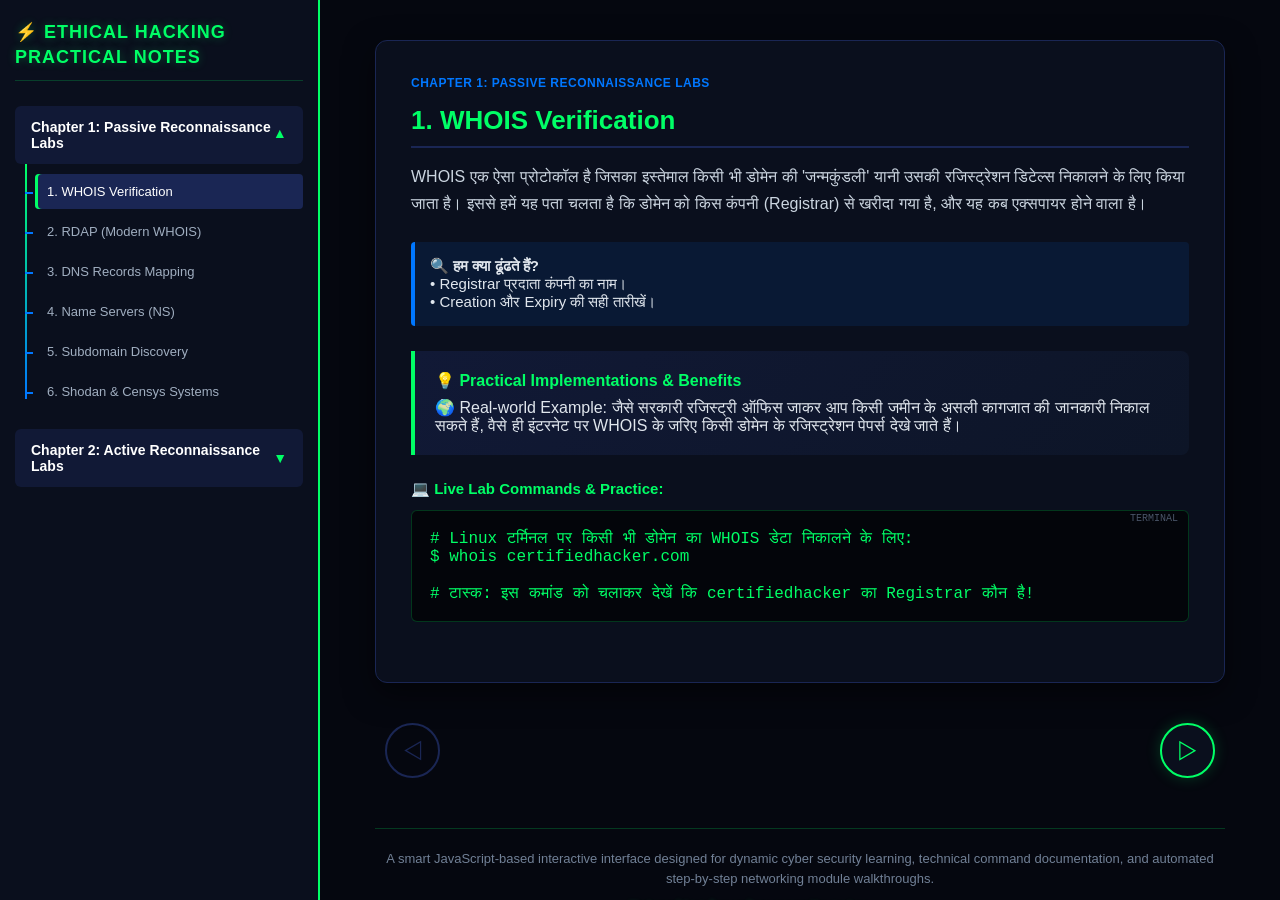
<file: 45 days/index.html>
<!DOCTYPE html>
<html lang="hi">
<head>
    <meta charset="UTF-8">
    <meta name="viewport" content="width=device-width, initial-scale=1.0">
    <title>Ethical Hacking Practical Notes - Active Recon</title>
    <style>
        /* --- 1. GLOBAL STYLES & THEME (HACKER AESTHETIC) --- */
        * {
            margin: 0;
            padding: 0;
            box-sizing: border-box;
            font-family: 'Segoe UI', Tahoma, Geneva, Verdana, sans-serif;
        }

        body {
            background-color: #05070f; /* Pure Dark Tech Black */
            color: #e0e6ed;
            display: flex;
            height: 100vh;
            overflow: hidden;
            position: relative;
        }

        /* Custom Scrollbar */
        ::-webkit-scrollbar {
            width: 6px;
        }
        ::-webkit-scrollbar-track {
            background: #0a0f1d;
        }
        ::-webkit-scrollbar-thumb {
            background: #00ff66;
            border-radius: 3px;
        }

        /* --- MOBILE HEADER & HAMBURGER --- */
        .mobile-header {
            display: none;
            position: absolute;
            top: 0;
            left: 0;
            right: 0;
            height: 60px;
            background-color: #0a0f1d;
            border-bottom: 2px solid #00ff66;
            padding: 0 20px;
            align-items: center;
            justify-content: space-between;
            z-index: 20;
        }

        .menu-btn {
            background: none;
            border: none;
            color: #00ff66;
            font-size: 28px;
            cursor: pointer;
            display: flex;
            align-items: center;
            text-shadow: 0 0 10px rgba(0, 255, 102, 0.4);
        }

        .mobile-logo {
            font-size: 16px;
            color: #00ff66;
            font-weight: bold;
            letter-spacing: 1px;
            text-transform: uppercase;
        }

        /* Sidebar Overlay for Mobile */
        .sidebar-overlay {
            display: none;
            position: fixed;
            top: 0;
            left: 0;
            width: 100%;
            height: 100%;
            background-color: rgba(0, 0, 0, 0.7);
            z-index: 25;
            opacity: 0;
            transition: opacity 0.3s ease;
        }

        /* --- 2. SIDEBAR (CHAPTERS NAVIGATION WITH DROPDOWN) --- */
        .sidebar {
            width: 320px;
            background-color: #0a0f1d;
            border-right: 2px solid #00ff66;
            padding: 20px 15px;
            display: flex;
            flex-direction: column;
            overflow-y: auto;
            z-index: 30;
            transition: transform 0.3s ease;
        }

        .sidebar-title {
            font-size: 18px;
            color: #00ff66;
            font-weight: bold;
            margin-bottom: 25px;
            text-transform: uppercase;
            letter-spacing: 1px;
            text-shadow: 0 0 10px rgba(0, 255, 102, 0.3);
            border-bottom: 1px solid rgba(0, 255, 102, 0.2);
            padding-bottom: 10px;
            line-height: 1.4;
        }

        .chapter-container {
            margin-bottom: 15px;
        }

        .chapter-header {
            background-color: #111936;
            padding: 12px 15px;
            border-radius: 6px;
            cursor: pointer;
            display: flex;
            justify-content: space-between;
            align-items: center;
            transition: all 0.3s ease;
            border: 1px solid transparent;
        }

        .chapter-header:hover {
            border-color: #00ff66;
            background-color: #16224f;
        }

        .chapter-title {
            font-size: 14px;
            font-weight: 600;
            color: #ffffff;
        }

        .arrow-icon {
            font-size: 14px;
            transition: transform 0.3s ease;
            color: #00ff66;
        }

        /* Dropdown Sub-topics List */
        .subtopics-list {
            max-height: 0;
            overflow: hidden;
            transition: max-height 0.3s ease-out;
            padding-left: 20px;
            position: relative;
        }

        /* Connecting vertical line for subtopics */
        .subtopics-list::before {
            content: '';
            position: absolute;
            left: 10px;
            top: 0;
            bottom: 15px;
            width: 2px;
            background: linear-gradient(to bottom, #00ff66, #0077ff);
        }

        .subtopic-item {
            padding: 10px 12px;
            margin: 5px 0;
            font-size: 13px;
            cursor: pointer;
            border-radius: 4px;
            transition: all 0.2s;
            position: relative;
            color: #a0aec0;
        }

        /* Horizontal connector branch */
        .subtopic-item::before {
            content: '';
            position: absolute;
            left: -10px;
            top: 50%;
            width: 8px;
            height: 2px;
            background-color: #0077ff;
        }

        .subtopic-item:hover, .subtopic-item.active {
            color: #ffffff;
            background-color: #1a2654;
            box-shadow: inset 3px 0 0 #00ff66;
        }

        /* Active Chapter Arrow Rotation */
        .chapter-container.open .arrow-icon {
            transform: rotate(180deg);
        }

        .chapter-container.open .subtopics-list {
            max-height: 1500px; /* Increased to support all new topics */
            padding-top: 5px;
        }

        /* --- 3. MAIN CONTENT DISPLAY (CENTER VIEWPORT) --- */
        .main-content {
            flex-grow: 1;
            padding: 40px;
            display: flex;
            flex-direction: column;
            align-items: center;
            overflow-y: auto;
            position: relative;
            padding-bottom: 60px;
        }

        .display-card {
            width: 100%;
            max-width: 850px;
            background-color: #0a0f1d;
            border: 1px solid #1a2654;
            border-radius: 12px;
            padding: 35px;
            box-shadow: 0 10px 30px rgba(0,0,0,0.5);
            animation: fadeIn 0.4s ease-in-out;
            margin-bottom: 40px;
        }

        @keyframes fadeIn {
            from { opacity: 0; transform: translateY(10px); }
            to { opacity: 1; transform: translateY(0); }
        }

        .topic-title {
            color: #00ff66;
            font-size: 26px;
            margin-bottom: 15px;
            border-bottom: 2px solid #1a2654;
            padding-bottom: 10px;
        }

        .topic-meta {
            font-size: 12px;
            color: #0077ff;
            margin-bottom: 15px;
            text-transform: uppercase;
            font-weight: bold;
            letter-spacing: 0.5px;
        }

        .content-section {
            line-height: 1.7;
            font-size: 16px;
            margin-bottom: 25px;
            color: #cbd5e0;
        }

        .info-box {
            background: rgba(0, 119, 255, 0.1);
            border-left: 4px solid #0077ff;
            padding: 15px;
            border-radius: 4px;
            margin-bottom: 25px;
            font-size: 15px;
        }

        /* Real-world Example Box */
        .example-box {
            background: linear-gradient(135deg, #111936 0%, #0d1527 100%);
            border-left: 4px solid #00ff66;
            padding: 20px;
            border-radius: 0 8px 8px 0;
            margin-bottom: 25px;
        }

        .example-box h4 {
            color: #00ff66;
            margin-bottom: 8px;
            display: flex;
            align-items: center;
            gap: 8px;
        }

        /* Technical Practice Code/Command Block */
        .command-block {
            background-color: #03050a;
            border: 1px solid rgba(0, 255, 102, 0.2);
            padding: 18px;
            border-radius: 6px;
            font-family: 'Courier New', Courier, monospace;
            color: #00ff66;
            margin-bottom: 25px;
            position: relative;
            overflow-x: auto;
        }

        .command-block::before {
            content: 'TERMINAL';
            position: absolute;
            top: 2px;
            right: 10px;
            font-size: 10px;
            color: #4a5568;
        }

        /* --- 4. CTF FORM & INTERACTIVE COMPONENT STYLES --- */
        .ctf-form {
            display: flex;
            flex-direction: column;
            gap: 20px;
            margin-top: 15px;
        }

        .form-group {
            display: flex;
            flex-direction: column;
            gap: 8px;
        }

        .form-group label {
            font-size: 14px;
            color: #00ff66;
            font-weight: 600;
        }

        .form-group span {
            font-size: 12px;
            color: #718096;
            margin-top: -4px;
        }

        .ctf-input {
            background-color: #03050a;
            border: 1px solid #1a2654;
            padding: 12px;
            border-radius: 6px;
            color: #ffffff;
            font-size: 15px;
            font-family: monospace;
            transition: all 0.3s;
        }

        .ctf-input:focus {
            border-color: #00ff66;
            outline: none;
            box-shadow: 0 0 10px rgba(0, 255, 102, 0.2);
        }

        .verify-btn {
            background-color: transparent;
            border: 2px solid #00ff66;
            color: #00ff66;
            padding: 15px;
            font-size: 16px;
            font-weight: bold;
            border-radius: 6px;
            cursor: pointer;
            transition: all 0.3s;
            text-transform: uppercase;
            letter-spacing: 1px;
        }

        .verify-btn:hover {
            background-color: #00ff66;
            color: #05070f;
            box-shadow: 0 0 25px rgba(0, 255, 102, 0.5);
        }

        #ctf-result {
            padding: 15px;
            border-radius: 6px;
            font-weight: bold;
            text-align: center;
            display: none;
            font-size: 16px;
        }

        .success-panel {
            background-color: rgba(0, 255, 102, 0.1);
            border: 1px solid #00ff66;
            color: #00ff66;
        }

        .failed-panel {
            background-color: rgba(255, 0, 51, 0.1);
            border: 1px solid #ff0033;
            color: #ff0033;
        }

        /* --- 5. BOTTOM NAVIGATION ARROWS --- */
        .bottom-nav {
            display: flex;
            justify-content: space-between;
            width: 100%;
            max-width: 850px;
            padding: 0 10px;
            margin-bottom: 50px;
        }

        .nav-btn {
            width: 55px;
            height: 55px;
            background-color: #0a0f1d;
            border: 2px solid #00ff66;
            border-radius: 50%;
            color: #00ff66;
            font-size: 24px;
            cursor: pointer;
            display: flex;
            justify-content: center;
            align-items: center;
            transition: all 0.3s ease;
            box-shadow: 0 0 15px rgba(0, 255, 102, 0.2);
        }

        .nav-btn:hover {
            background-color: #00ff66;
            color: #05070f;
            box-shadow: 0 0 25px rgba(0, 255, 102, 0.6);
            transform: scale(1.05);
        }

        .nav-btn:disabled {
            border-color: #1a2654;
            color: #1a2654;
            cursor: not-allowed;
            box-shadow: none;
            background-color: transparent;
        }

        /* --- 6. CYBER FOOTER --- */
        .cyber-footer {
            width: 100%;
            max-width: 850px;
            border-top: 1px solid rgba(0, 255, 102, 0.2);
            padding: 20px 10px;
            text-align: center;
            font-size: 14px;
            color: #a0aec0;
        }

        .footer-desc {
            font-size: 13px;
            color: #718096;
            margin-bottom: 10px;
            line-height: 1.5;
        }

        .footer-brand {
            color: #00ff66;
            font-weight: 600;
            text-shadow: 0 0 5px rgba(0, 255, 102, 0.2);
        }

        /* --- 7. MEDIA QUERIES FOR MOBILE RESPONSIVENESS --- */
        @media (max-width: 768px) {
            body {
                padding-top: 60px;
            }

            .mobile-header {
                display: flex;
            }

            .sidebar {
                position: fixed;
                top: 60px;
                left: 0;
                bottom: 0;
                width: 280px;
                transform: translateX(-100%);
                border-right: 2px solid #00ff66;
                box-shadow: 5px 0 20px rgba(0,0,0,0.8);
            }

            .sidebar.active {
                transform: translateX(0);
            }

            .sidebar-overlay.active {
                display: block;
                opacity: 1;
            }

            .sidebar-title {
                display: none;
            }

            .main-content {
                padding: 20px;
                padding-bottom: 40px;
            }

            .display-card {
                padding: 20px;
                margin-bottom: 25px;
            }

            .topic-title {
                font-size: 20px;
            }

            .bottom-nav {
                margin-bottom: 30px;
                padding: 0;
            }

            .nav-btn {
                width: 45px;
                height: 45px;
                font-size: 18px;
            }
        }
    </style>
</head>
<body>

    <!-- Mobile Top Header -->
    <div class="mobile-header">
        <button class="menu-btn" onclick="toggleSidebar(true)">☰</button>
        <div class="mobile-logo">⚡ ETHICAL HACKING NOTES</div>
        <div style="width: 28px;"></div>
    </div>

    <!-- Black Background Overlay for Mobile Sidebar -->
    <div class="sidebar-overlay" id="sidebar-overlay" onclick="toggleSidebar(false)"></div>

    <!-- Dropdown Sidebar Navigation -->
    <div class="sidebar" id="sidebar-nav">
        <div class="sidebar-title">⚡ Ethical Hacking Practical Notes</div>
        <div id="chapters-list-target"></div>
    </div>

    <!-- Main Dynamic Content Container -->
    <div class="main-content">
        <div class="display-card" id="display-card-target"></div>

        <!-- Linear Pagination Navigation -->
        <div class="bottom-nav">
            <button class="nav-btn" id="prev-btn" onclick="navigateTopic(-1)">◁</button>
            <button class="nav-btn" id="next-btn" onclick="navigateTopic(1)">▷</button>
        </div>

        <!-- Interactive Cyber Security Footer -->
        <footer class="cyber-footer">
            <p class="footer-desc">A smart JavaScript-based interactive interface designed for dynamic cyber security learning, technical command documentation, and automated step-by-step networking module walkthroughs.</p>
            <p>&copy; 2026 <span class="footer-brand">Networking for cyber security notes</span> | Developed by Kuldeep</p>
        </footer>
    </div>

    <script>
        /* --- CORE DATA OBJECT WITH BOTH CHAPTER 1 AND CHAPTER 2 --- */
        const chaptersData = [
            {
                id: "ch1",
                title: "Chapter 1: Passive Reconnaissance Labs",
                subtopics: [
                    {
                        id: "recon_whois",
                        title: "1. WHOIS Verification",
                        intro: "WHOIS एक ऐसा प्रोटोकॉल है जिसका इस्तेमाल किसी भी डोमेन की 'जन्मकुंडली' यानी उसकी रजिस्ट्रेशन डिटेल्स निकालने के लिए किया जाता है। इससे हमें यह पता चलता है कि डोमेन को किस कंपनी (Registrar) से खरीदा गया है, और यह कब एक्सपायर होने वाला है।",
                        info: "🔍 <b>हम क्या ढूंढते हैं?</b><br>• Registrar प्रदाता कंपनी का नाम।<br>• Creation और Expiry की सही तारीखें।",
                        example: "🌍 Real-world Example: जैसे सरकारी रजिस्ट्री ऑफिस जाकर आप किसी जमीन के असली कागजात की जानकारी निकाल सकते हैं, वैसे ही इंटरनेट पर WHOIS के जरिए किसी डोमेन के रजिस्ट्रेशन पेपर्स देखे जाते हैं।",
                        command: "# Linux टर्मिनल पर किसी भी डोमेन का WHOIS डेटा निकालने के लिए:\n$ whois certifiedhacker.com\n\n# टास्क: इस कमांड को चलाकर देखें कि certifiedhacker का Registrar कौन है!",
                        isCtf: false
                    },
                    {
                        id: "recon_rdap",
                        title: "2. RDAP (Modern WHOIS)",
                        intro: "RDAP पुराना WHOIS का एक एकदम आधुनिक और एडवांस अपग्रेड है। पुराना WHOIS डेटा को प्लेन टेक्स्ट में देता था जिससे पार्सिंग (डेटा निकालना) मुश्किल थी, लेकिन RDAP हमें सारा डेटा एकदम आर्किटेक्चरल तरीके से <b>JSON Format</b> में देता है।",
                        info: "💡 साइबर सिक्योरिटी टूल्स और ऑटोमेशन स्क्रिप्ट्स (Python/Bash) में RDAP का सबसे ज्यादा इस्तेमाल किया जाता है क्योंकि JSON डेटा को रीयुज करना बेहद आसान होता है।",
                        example: "🌍 Real-world Example: पुराना WHOIS एक हाथ से लिखा हुआ पुराना सरकारी रजिस्टर है, जबकि RDAP एक कंप्यूटराइज्ड सेंट्रलाइज्ड डिजिटल डेटाबेस है जहाँ से एक क्लिक में सॉर्टेड डेटा मिल जाता है।",
                        command: "# Verisign के RDAP सर्वर से डेटा निकाल कर 'jq' टूल से सुंदर JSON फॉर्मेट में देखने के लिए:\n$ curl https://rdap.verisign.com/com/v1/domain/certifiedhacker.com | jq\n\n# इसमें आपको Domain Name, Registrar, Status और Nameservers आसानी से दिख जाएंगे।",
                        isCtf: false
                    },
                    {
                        id: "recon_dns",
                        title: "3. DNS Records Mapping",
                        intro: "DNS (Domain Name System) इंटरनेट की फोनबुक है। जब हम पैसिव रेकॉन करते हैं, तो डोमेन के अलग-अलग रेकॉर्ड्स निकाल कर हम टारगेट के इंफ्रास्ट्रक्चर (जैसे उनके वेब सर्वर्स, ईमेल सर्वर्स) का पूरा नक्शा बना लेते हैं बिना उनको टच किए।",
                        info: "📌 <b>मुख्य रेकॉर्ड्स:</b> A Record (IPv4 Mapping), MX Record (Mail Servers Lookup), TXT Record (SPF/Security Configuration)।",
                        example: "🌍 Real-world Example: A Record एक दुकान का जीपीएस कोआर्डिनेट्स है, MX Record उस दुकान का लेटरबॉक्स (डाकघर) है, और TXT Record दुकान का सरकारी लाइसेंस सर्टिफिकेट है।",
                        command: "# 1. IP एड्रेस (A Record) पता करने के लिए:\n$ dig certifiedhacker.com A\n\n# 2. मेल सर्वर्स (MX Record) और उनकी प्रायोरिटी जानने के लिए:\n$ dig certifiedhacker.com MX\n\n# 3. Security Verification Records (TXT) देखने के लिए:\n$ dig certifiedhacker.com TXT",
                        isCtf: false
                    },
                    {
                        id: "recon_ns",
                        title: "4. Name Servers (NS)",
                        intro: "Name Servers (NS) रेकॉर्ड्स यह बताते हैं कि उस पर्टिकुलर डोमेन के सारे DNS रेकॉर्ड्स किस सर्वर पर स्टोर और मैनेज हो रहे हैं। इससे हमें यह हिंट मिलता है कि टारगेट कंपनी अपनी सिक्योरिटी और नेटवर्क मैनेजमेंट के लिए किस थर्ड-पार्टी क्लाउड का इस्तेमाल कर रही है।",
                        info: "🎯 <b>हैकर माइंडसेट:</b> अगर NS में Cloudflare दिखता है, तो समझ जाओ कि टारगेट डायरेक्ट IP पर नहीं बल्कि एक सिक्योर प्रॉक्सी और WAF (Web Application Firewall) के पीछे छुपा हुआ है।",
                        example: "🌍 Real-world Example: जैसे एक बड़ी कंपनी अपनी सुरक्षा और गेटकीपिंग के लिए किसी नामी सिक्योरिटी एजेंसी को हायर करती है, वैसे ही डोमेन अपने ट्रैफिक को रूट करने के लिए Name Servers का उपयोग करते हैं।",
                        command: "# टारगेट डोमेन के अधिकृत नेम सर्वर्स की लिस्ट निकालने के लिए:\n$ dig certifiedhacker.com NS\n\n# आउटपुट में देखें: क्या वहां अमेज़न या किसी अन्य क्लाउड प्रदाता के सर्वर्स दिख रहे हैं?",
                        isCtf: false
                    },
                    {
                        id: "recon_subdomains",
                        title: "5. Subdomain Discovery",
                        intro: "मुख्य डोमेन के अलावा कंपनियां अपने अंदरुनी काम के लिए कई सबडोमेन बनाती हैं (जैसे admin.domain.com, vpn.domain.com)। अक्सर डेवलपर्स इन सबडोमेन्स को बनाकर भूल जाते हैं, जिनमें पुरानी वल्नरेबिलिटी मिल सकती हैं।",
                        info: "🛠️ <b>टूल्स:</b> 1. DNSDumpster (पब्लिक एसेट मैपर) 2. crt.sh (सर्टिफिकेट ट्रांसपेरेंसी लॉग्स)",
                        example: "🌍 Real-world Example: मुख्य डोमेन एक बंगले का मेन गेट है, और सबडोमेन्स उस बंगले के पीछे के छोटे दरवाजे या खिड़कियां हैं जिन्हें अक्सर लोग खुला छोड़ देते हैं।",
                        command: "# crt.sh वेबसाइट पर जाकर वाइल्डकार्ड सर्च करने का तरीका:\nवेबसाइट खोलें और सर्च बॉक्स में लिखें: %.certifiedhacker.com\n\n# इससे वो सबडोमेन्स भी मिल जाएंगे जो पब्लिकली हिडन रखने की कोशिश की गई थी!",
                        isCtf: false
                    },
                    {
                        id: "recon_shodan",
                        title: "6. Shodan & Censys Systems",
                        intro: "Shodan और Censys सामान्य गूगल सर्च इंजन नहीं हैं। गूगल केवल वेब पेजेस को क्रॉल करता है, लेकिन Shodan पूरे इंटरनेट के राउटर्स, सर्वर्स, और ओपन पोर्ट्स को लगातार स्कैन करके उनका डेटा कलेक्ट करता है। इसे 'हैकर्स का गूगल' भी कहा जाता है।",
                        info: "🔥 <b>पैसिव रेकॉन उपयोग:</b> टारगेट को बिना छुए, Shodan पर उसका आईपी या डोमेन डालकर ओपन पोर्ट्स (22, 80, 443) और सॉफ़्टवेयर बैनर्स की जानकारी कलेक्ट करना।",
                        example: "🌍 Real-world Example: गूगल एक सुपरमार्केट की कैटलॉग बुक है जो सामान दिखाती है, जबकि Shodan उस सुपरमार्केट में लगे सुरक्षा कैमरों और तालों की लिस्ट है कि कौन सा ताला कमजोर या खुला है।",
                        command: "# Shodan सर्च बार में टारगेट के सर्वर्स ढूंढने के लिए यह फ़िल्टर लगाएं:\nhostname:certifiedhacker.com\n\n# Censys पर जाकर सीधे डोमेन नाम डालकर सर्च करें और उनकी ऑपरेटिंग 서비스를 देखें।",
                        isCtf: false
                    }
                ]
            },
            {
                id: "ch2",
                title: "Chapter 2: Active Reconnaissance Labs",
                subtopics: [
                    {
                        id: "active_intro",
                        title: "1. Active Reconnaissance Kya Hai?",
                        intro: "Active Reconnaissance में हम सीधे टारगेट सर्वर या नेटवर्क से डायरेक्ट इंटरैक्शन (Interaction) करके जानकारी जुटाते हैं। पैसिव रेकॉन की तरह हम यहाँ छुप नहीं सकते; हमारा हर एक्शन टारगेट के सिस्टम लॉग्स में रिकॉर्ड होता है।",
                        info: "🛡️ <b>Real-world Benefit:</b> इसके जरिए हमें एकदम सटीक, रियल-टाइम और पुख्ता जानकारी मिलती है कि टारगेट पर कौन से लाइव एसेट्स मौजूद हैं।<br>⚠️ <b>रिस्क (Risk):</b> टारगेट के Firewall, IDS (Intrusion Detection System), और WAF (Web Application Firewall) अलर्ट जेनरेट कर सकते हैं, जिससे हमारी आईपी ब्लॉक हो सकती है।",
                        example: "🌍 Real-world Example: पैसिव रेकॉन मतलब किसी घर के बाहर दूर खड़े होकर केवल देखना। एक्टिव रेकॉन मतलब सीधे घर के गेट पर जाकर नॉक (Knock) करना, घंटी बजाना, या खिड़की को धक्का देकर देखना कि वह खुली है या बंद!",
                        command: "# सीधे टारगेट से जुड़ने और पिंग करने का बेसिक कमांड:\n$ ping -c 4 certifiedhacker.com\n\n# ध्यान रखें: यह पैकेट सीधे टारगेट सर्वर के पास जाता है!",
                        isCtf: false
                    },
                    {
                        id: "active_browser",
                        title: "2. Web Browser Recon",
                        intro: "एक एथिकल हैकर के लिए वेब ब्राउज़र सिर्फ वेबसाइट्स देखने का ज़रिया नहीं, बल्कि एक पावरफुल एक्टिव रिकोनिसेंस टूल है। ब्राउज़र ट्रैफिक को सबसे नेचुरल ट्रैफिक माना जाता है, इसलिए इस एक्टिव एक्शन को फायरवॉल ब्लॉक नहीं करता।",
                        info: "🛠️ <b>Developer Tools (Ctrl + Shift + I) के फायदे:</b><br>• <b>Network Tab:</b> सर्वर हेडर्स (Server: nginx/Apache) और रिस्पॉन्स कुकीज़ देखने के लिए।<br>• <b>Sources Tab:</b> बैकएंड जावास्क्रिप्ट फाइल्स, छिपे हुए API एंडपॉइंट्स, और कमेंट्स ढूँढने के लिए।<br>• <b>Security Tab:</b> SSL/TLS सर्टिफिकेट की वैलिडिटी और SAN (Subject Alternative Names) डोमेन्स का पता लगाने के लिए।",
                        example: "🌍 Real-world Example: जैसे एक जासूस किसी दुकान में आम ग्राहक बनकर जाता है और चुपके से सीसीटीवी कैमरों की लोकेशन और सिक्योरिटी गार्ड्स की पोजीशन नोट कर लेता है, वैसे ही ब्राउज़र रेकॉन काम करता है।",
                        command: "# बिना ब्राउज़र खोले सीधे टर्मिनल से रिस्पॉन्स हेडर्स कैप्चर करने की जादुई कमांड:\n$ curl -I https://certifiedhacker.comnn# इसमें सर्वर का नाम और वल्नरेबल हेडर्स साफ दिख जाएंगे!",
                        isCtf: false
                    },
                    {
                        id: "active_extensions",
                        title: "3. Recon Browser Extensions",
                        intro: "ब्राउज़र की ताकत को और बढ़ाने के लिए हम कुछ ख़ास एक्सटेंशन्स का इस्तेमाल करते हैं। ये एक्सटेंशन्स हमारे लिए ऑटोमेशन का काम करते हैं और चंद सेकंड्स में पूरे वेब एप्लिकेशन की टेक्नोलॉजी प्रोफाइल सामने रख देते हैं।",
                        info: "🔑 <b>टॉप 3 एक्सटेंशन्स और उनके रियल-वर्ल्ड फायदे:</b><br>1. <b>Wappalyzer:</b> एक क्लिक में CMS (WordPress/Joomla), प्रोग्रामिंग लैंग्वेजेज, और CDN का पता लगाता है।<br>2. <b>FoxyProxy:</b> बार्प सूट (Burp Suite) और ZAP प्रॉक्सी के साथ हमारे ट्रैफिक को इंटरसेप्ट करने के लिए प्रॉक्सी को तुरंत स्विच करता है।<br>3. <b>User-Agent Switcher:</b> हमारे ब्राउज़र की आइडेंटिटी बदलकर खुद को एंड्रॉइड, आईफोन या सफारी ब्राउज़र दिखाता है, जिससे छिपे हुए मोबाइल-ओनली सबडोमेन्स खुल जाते हैं।",
                        example: "🌍 Real-world Example: जैसे डॉक्टर अपनी आँखों के अलावा स्टेथस्कोप और एक्स-रे मशीन का इस्तेमाल करके बीमारी तुरंत पकड़ लेता है, ये एक्सटेंशन्स वैसे ही काम करते हैं।",
                        command: "# अगर आपको कमांड लाइन से User-Agent बदलना हो तो इस तरह करें:\n$ curl -A 'Mozilla/5.0 (iPhone; CPU iPhone OS 14_0 like Mac OS X)' -I https://certifiedhacker.com",
                        isCtf: false
                    },
                    {
                        id: "active_ping",
                        title: "4. Ping & ICMP Blueprint",
                        intro: "Ping कमांड ICMP (Internet Control Message Protocol) का इस्तेमाल करके यह चेक करता है कि कोई टारगेट मशीन इंटरनेट पर एक्टिव (Alive) है या नहीं। यह टारगेट को एक 'Echo Request' भेजता है और बदले में 'Echo Reply' की उम्मीद करता है।",
                        info: "📊 <b>TTL (Time To Live) से OS का अंदाजा लगाना (Guesstimation):</b><br>• <b>TTL ~ 64:</b> टारगेट मशीन मोस्ट प्रोबेबली <b>Linux/Unix</b> सर्वर है।<br>• <b>TTL ~ 128:</b> टारगेट मशीन एक <b>Windows</b> ऑपरेटिंग सिस्टम है।<br>• <b>TTL ~ 255:</b> टारगेट कोई राऊटर या सिस्को नेटवर्क डिवाइस है।",
                        example: "🌍 Real-world Example: जैसे आप अंधेरे कमरे में ज़ोर से 'कोई है?' चिल्लाते हैं और अगर उधर से आवाज़ आए तो आपको पता चल जाता है कि कोई मौजूद है, पिंग बिल्कुल वैसा ही काम करता है।",
                        command: "# Linux पर 5 पैकेट्स भेजने और पेलोड साइज 100 बाइट्स सेट करने के लिए:\n$ ping -c 5 -s 100 certifiedhacker.com\n\n# आउटपुट में RTT (Round Trip Time) और TTL वैल्यूज को ध्यान से देखें!",
                        isCtf: false
                    },
                    {
                        id: "active_traceroute",
                        title: "5. Traceroute & MTR",
                        intro: "Traceroute हमें हमारे कंप्यूटर से लेकर फाइनल टारगेट सर्वर के बीच में आने वाले सभी राउटर्स और हॉप्स (Hops) का पूरा रास्ता दिखाता है। यह TTL की वैल्यू को 1, 2, 3 करके बढ़ाता है ताकि रास्ते का हर राऊटर अपनी पहचान उजागर करने पर मजबूर हो जाए।",
                        info: "🛠️ <b>MTR (My Traceroute):</b> यह पिंग और ट्रेसरूट का एक लाइव कॉम्बिनेशन है जो लगातार पैकेट्स भेजकर रीयल-टाइम पैकेट लॉस और लेटेंसी दिखाता है।<br>❌ <b>टर्मिनल पर स्टार (*) आने का मतलब:</b> इसका मतलब है कि उस पर्टिकुलर राऊटर पर फायरवॉल लगा है जो ICMP रिक्वेस्ट को ड्रॉप या ब्लॉक कर रहा है।",
                        example: "🌍 Real-world Example: जैसे आप दिल्ली से मुंबई गाड़ी से जा रहे हैं और रास्ते में आने वाले टोल नाकों की पर्चियां कलेक्ट करते जा रहे हैं, ट्रेसरूट नेटवर्क के उन्हीं टोल नाकों (राउटर्स) का रिकॉर्ड है।",
                        command: "# TCP सिंक पैकेट्स का यूज़ करके फायरवॉल को बायपास करने वाला एडवांस्ड ट्रेसरूट:\n$ sudo traceroute -T certifiedhacker.com\n\n# लाइव एमटीआर रिपोर्ट देखने के लिए:\n$ mtr certifiedhacker.com",
                        isCtf: false
                    },
                    {
                        id: "active_telnet_nc",
                        title: "6. Telnet & Netcat (Banner Grabbing)",
                        intro: "Netcat (nc) को नेटवर्किंग का 'स्विस आर्मी नाइफ' कहा जाता है। इसका और पुराने Telnet का उपयोग एक्टिव रेकॉन में 'बैनर ग्रैबिंग' (Banner Grabbing) के लिए किया जाता है। इससे हमें सीधे पोर्ट से कनेक्ट होकर उस पर चल रहे सॉफ्टवेयर का सटीक वर्जन पता चल जाता है।",
                        info: "🔥 <b>बेनिफिट:</b> जब हमें पता चलता है कि पोर्ट 80 पर पुराना वर्जन (जैसे Apache 2.4.41) चल रहा है, तो हम सीधे उस वर्जन का CVE (Exploit) ढूंढकर सिस्टम हैक कर सकते हैं।",
                        example: "🌍 Real-world Example: किसी कंपनी के रिसेप्शन पर जाकर पूछना कि 'मैडम, यहाँ सुरक्षा के लिए कौन सा सॉफ्टवेयर इस्तेमाल होता है?', और मैडम का खुद ही सब बता देना - यही बैनर ग्रैबिंग है।",
                        command: "# Netcat के ज़रिये पोर्ट 80 पर कनेक्ट होकर बैनर खींचने का तरीका:\n$ nc -v scanme.nmap.org 80\n\n# कनेक्शन होने के बाद टाइप करें: GET / HTTP/1.1 [Double Enter]\n# सर्वर का पूरा कच्चा चिट्ठा स्क्रीन पर आ जाएगा!",
                        isCtf: false
                    },
                    {
                        id: "active_ctf",
                        title: "⚡ Live Practical Exam",
                        intro: "बधाई हो कुलदीप! तुमने पैसिव और एक्टिव दोनों रेकॉन की थ्योरी और लैब्स को शानदार तरीके से पूरा कर लिया है। अब तुम्हारा फाइनल मिशन शुरू होता है। तुम्हें <b>tesla.com</b> और <b>scanme.nmap.org</b> पर अपनी सीखी हुई स्किल्स लगानी हैं और इस रियल-टाइम ऑथेंटिकेटेड सिक्योरिटी रिपोर्ट को पूरा करना है।",
                        info: "⚠️ <b>याद रखें:</b> प्लेसहोल्डर्स सिर्फ उदाहरण हैं, असली जवाब तुम्हें खुद टर्मिनल पर पिंग, ट्रेसरूट और नेटकाट चलाकर ढूंढने होंगे। सही जवाब मैच होने पर ही फ्लैग सबमिट होगा!",
                        isCtf: true
                    }
                ]
            }
        ];

        /* --- 6. STATE MANAGEMENT --- */
        let currentChapterIndex = 0;
        let currentSubtopicIndex = 0;
        let flatTopicsList = [];

        function updateFlatList() {
            flatTopicsList = [];
            chaptersData.forEach((ch, chIdx) => {
                ch.subtopics.forEach((sub, subIdx) => {
                    flatTopicsList.push({
                        chapterIdx: chIdx,
                        subtopicIdx: subIdx,
                        ...sub
                    });
                });
            });
        }

        /* --- 6.5 MOBILE SIDEBAR HELPER --- */
        function toggleSidebar(open) {
            const sidebar = document.getElementById('sidebar-nav');
            const overlay = document.getElementById('sidebar-overlay');
            if (open) {
                sidebar.classList.add('active');
                overlay.classList.add('active');
            } else {
                sidebar.classList.remove('active');
                overlay.classList.remove('active');
            }
        }

        /* --- 7. RENDER FUNCTIONS --- */
        function renderSidebar() {
            const target = document.getElementById('chapters-list-target');
            target.innerHTML = '';

            chaptersData.forEach((chapter, chIdx) => {
                const chapterDiv = document.createElement('div');
                chapterDiv.className = `chapter-container ${chIdx === currentChapterIndex ? 'open' : ''}`;
                chapterDiv.id = `ch-container-${chIdx}`;

                const header = document.createElement('div');
                header.className = 'chapter-header';
                header.onclick = () => toggleChapter(chIdx);

                const title = document.createElement('span');
                title.className = 'chapter-title';
                title.innerText = chapter.title;

                const arrow = document.createElement('span');
                arrow.className = 'arrow-icon';
                arrow.innerText = '▼';

                header.appendChild(title);
                header.appendChild(arrow);
                chapterDiv.appendChild(header);

                const subtopicsList = document.createElement('div');
                subtopicsList.className = 'subtopics-list';

                chapter.subtopics.forEach((subtopic, subIdx) => {
                    const item = document.createElement('div');
                    item.className = `subtopic-item ${ (chIdx === currentChapterIndex && subIdx === currentSubtopicIndex) ? 'active' : ''}`;
                    item.innerText = subtopic.title;
                    item.onclick = (e) => {
                        e.stopPropagation();
                        loadContent(chIdx, subIdx);
                        toggleSidebar(false); // Close sidebar on mobile
                    };
                    subtopicsList.appendChild(item);
                });

                chapterDiv.appendChild(subtopicsList);
                target.appendChild(chapterDiv);
            });
        }

        function loadContent(chIdx, subIdx) {
            currentChapterIndex = chIdx;
            currentSubtopicIndex = subIdx;

            renderSidebar();

            const topicData = chaptersData[chIdx].subtopics[subIdx];
            const target = document.getElementById('display-card-target');

            if (!topicData.isCtf) {
                target.innerHTML = `
                    <div class="topic-meta">${chaptersData[chIdx].title}</div>
                    <h2 class="topic-title">${topicData.title}</h2>
                    
                    <div class="content-section">
                        <p>${topicData.intro}</p>
                    </div>

                    <div class="info-box">
                        ${topicData.info}
                    </div>

                    <div class="example-box">
                        <h4>💡 Practical Implementations & Benefits</h4>
                        <p>${topicData.example}</p>
                    </div>

                    <h3 style="color:#00ff66; margin-bottom:12px; font-size:15px;">💻 Live Lab Commands & Practice:</h3>
                    <div class="command-block">
                        ${topicData.command.replace(/\n/g, '<br>')}
                    </div>
                `;
            } else {
                // Multi-Stage Integrated Final Challenge Form
                target.innerHTML = `
                    <div class="topic-meta">${chaptersData[chIdx].title}</div>
                    <h2 class="topic-title">${topicData.title}</h2>
                    <p style="color:#cbd5e0; margin-bottom: 20px; line-height:1.6;">
                        <b>मिशन वेरिफिकेशन:</b> पैसिव और एक्टिव दोनों टूल्स का उपयोग करके रियल डेटा निकालें। प्लेटफ़ॉर्म स्पेलिंग और केस-सेंसिटिव एसेट्स को सीधे वैलिडेट करेगा।
                    </p>
                    
                    <div class="info-box" style="border-color:#00ff66; background:rgba(0,255,102,0.05)">
                        ℹ️ <b>Anti-Cheat Guard:</b> प्लेसहोल्डर्स में दिए गए नाम (जैसे Apache, SecurityInc) सिर्फ फॉर्मेट समझाने के लिए डमी डेटा हैं। आपको वास्तविक कमांड आउटपुट ही भरना होगा!
                    </div>

                    <form class="ctf-form" onsubmit="validateFinalCtf(event)">
                        <h3 style="color:#0077ff; font-size:16px; border-bottom:1px solid #1a2654; padding-bottom:5px;">Stage 1: Passive OSINT Data (Target: tesla.com)</h3>
                        
                        <div class="form-group">
                            <label>1. WHOIS Domain Registrar</label>
                            <input type="text" id="final-registrar" class="ctf-input" placeholder="e.g., NetworkSolutions" encoding="utf-8" required>
                        </div>

                        <div class="form-group">
                            <label>2. Primary MX Provider Gateway</label>
                            <span>(टेस्ला के MX रिकॉर्ड में कौन सी बड़ी टेक ईमेल सर्विस कंपनी एलाइन्ड है?)</span>
                            <input type="text" id="final-mx" class="ctf-input" placeholder="e.g., Google Workspace, ProtonMail" required>
                        </div>

                        <h3 style="color:#0077ff; font-size:16px; border-bottom:1px solid #1a2654; padding-bottom:5px; margin-top:10px;">Stage 2: Active Probing & Banner Data (Target: scanme.nmap.org)</h3>

                        <div class="form-group">
                            <label>3. Banner Grabbing Service Identification</label>
                            <span>कमांड चलाएं: nc scanme.nmap.org 80 (HTTP रिस्पॉन्स हेडर्स में 'Server:' के आगे क्या नाम आता है?)</span>
                            <input type="text" id="final-banner" class="ctf-input" placeholder="e.g., nginx, IIS" required>
                        </div>

                        <div class="form-group">
                            <label>4. Active ICMP Discovery (Approx Linux Target TTL)</label>
                            <span>जब आप किसी स्टैंडर्ड रिमोट लिनक्स होस्ट या scanme.nmap.org को पिंग करते हैं, तो मिलने वाला TTL नंबर किस डिफ़ॉल्ट बेस वैल्यू (64 या 128) के सबसे पास होता है?</span>
                            <input type="text" id="final-ttl" class="ctf-input" placeholder="e.g., 64" required>
                        </div>

                        <button type="submit" class="verify-btn">⚡ Verify Integrated Assets Report</button>
                    </form>

                    <div id="ctf-result" style="margin-top:20px;"></div>
                `;
            }

            // Handle bottom arrows state activation/deactivation
            updateArrowButtons();
        }

        function toggleChapter(chIdx) {
            const container = document.getElementById(`ch-container-${chIdx}`);
            container.classList.toggle('open');
        }

        function updateArrowButtons() {
            const currentFlatIndex = flatTopicsList.findIndex(
                t => t.chapterIdx === currentChapterIndex && t.subtopicIdx === currentSubtopicIndex
            );

            document.getElementById('prev-btn').disabled = (currentFlatIndex === 0);
            document.getElementById('next-btn').disabled = (currentFlatIndex === flatTopicsList.length - 1);
        }

        function navigateTopic(direction) {
            updateFlatList();
            const currentFlatIndex = flatTopicsList.findIndex(
                t => t.chapterIdx === currentChapterIndex && t.subtopicIdx === currentSubtopicIndex
            );

            const targetFlatIndex = currentFlatIndex + direction;

            if (targetFlatIndex >= 0 && targetFlatIndex < flatTopicsList.length) {
                const targetTopic = flatTopicsList[targetFlatIndex];
                
                currentChapterIndex = targetTopic.chapterIdx;
                currentSubtopicIndex = targetTopic.subtopicIdx;
                
                loadContent(targetTopic.chapterIdx, targetTopic.subtopicIdx);
            }
        }

        /* --- DYNAMIC MULTI-STAGE VERIFICATION ENGINE --- */
        function validateFinalCtf(event) {
            event.preventDefault();

            const registrar = document.getElementById('final-registrar').value.trim().toLowerCase();
            const mx = document.getElementById('final-mx').value.trim().toLowerCase();
            const banner = document.getElementById('final-banner').value.trim().toLowerCase();
            const ttl = document.getElementById('final-ttl').value.trim();

            const resultPanel = document.getElementById('ctf-result');
            resultPanel.style.display = "block";

            // Stage 1 & Stage 2 Live Infrastructural Asserts Checks
            const checkRegistrar = registrar.includes("markmonitor");
            const checkMx = mx.includes("microsoft") || mx.includes("outlook") || mx.includes("pps.reap");
            const checkBanner = banner.includes("apache"); // scanme.nmap.org uses Apache
            const checkTtl = ttl === "64"; // Linux servers decay from baseline 64

            if (checkRegistrar && checkMx && checkBanner && checkTtl) {
                resultPanel.className = "success-panel";
                resultPanel.innerHTML = "🎯 BOOM! ACCESS GRANTED. कुलदीप, आपकी पैसिव और एक्टिव दोनों रिपोर्ट्स 100% सही मैच हो गई हैं! आप एक बेहतरीन एथिकल हैकर की तरह सटीक रेकॉन करना सीख चुके हैं। 🟩";
            } else {
                resultPanel.className = "failed-panel";
                resultPanel.innerHTML = "❌ ACCESS DENIED! डेटाबेस वेरिफिकेशन फेल हो गया है। या तो स्पेलिंग में कोई गड़बड़ है या फिर आपने डमी प्लेसहोल्डर को ही आंसर मान लिया। टर्मिनल पर कमांड चलाकर सही डेटा खोजें! 🟥";
            }
        }

        /* --- INITIALIZATION ON LOAD --- */
        window.onload = () => {
            updateFlatList();
            loadContent(0, 0); // Open first topic by default
        };
    </script>
</body>
</html>
</file>
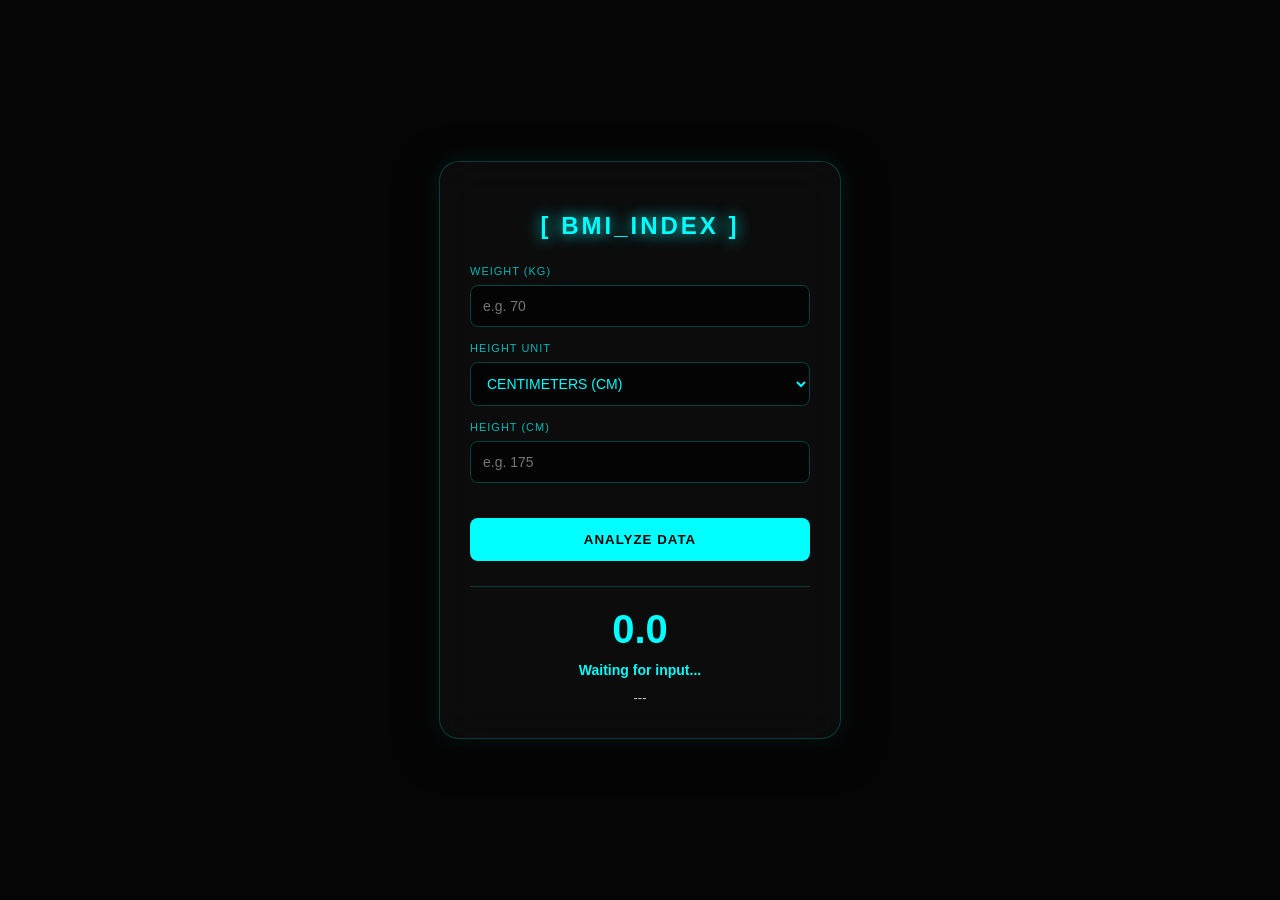
<file: BMI Calculator/index.html>
<!DOCTYPE html>
<html lang="en">

<head>
    <meta charset="UTF-8">
    <meta name="viewport" content="width=device-width, initial-scale=1.0">
    <title>Professional BMI Tool</title>
    <link rel="stylesheet" href="style.css">
</head>

<body>

    <div class="bmi-card">
        <h2>[ BMI_INDEX ]</h2>

        <div class="input-group">
            <label>WEIGHT (KG)</label>
            <input type="number" id="weight" placeholder="e.g. 70">
        </div>

        <div class="input-group">
            <label>HEIGHT UNIT</label>
            <select id="height-unit">
                <option value="cm">CENTIMETERS (CM)</option>
                <option value="ft">FEET (FT)</option>
            </select>
        </div>

        <div class="input-group">
            <label class="heLab">HEIGHT (CM)</label>
            <input type="number" id="height" placeholder="e.g. 175">
        </div>

        <button class="calc-btn">Analyze Data</button>

        <div class="result-box">
            <span id="bmi-value">0.0</span>
            <span id="bmi-status">Waiting for input...</span>
            <span id="bmi-discrive">---</span>
        </div>
    </div>
<script src="script.js"></script>
</body>

</html>
</file>
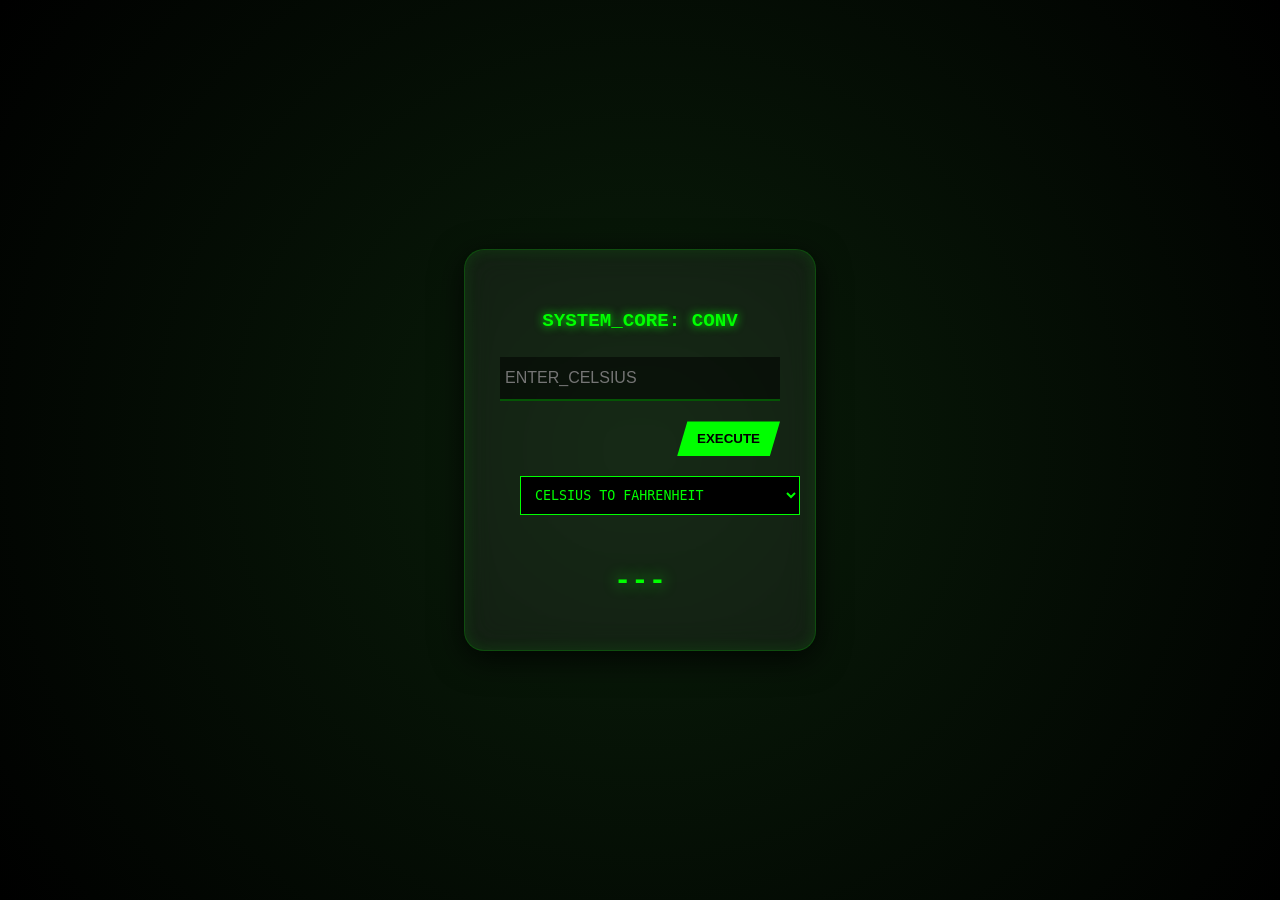
<file: CELSIUS TO FAHRENHEIT Calculator/index.html>
<!DOCTYPE html>
<html lang="en">

<head>
    <meta charset="UTF-8">
    <meta name="viewport" content="width=device-width, initial-scale=1.0">
    <title>Dark Tech Converter</title>
    <link rel="stylesheet" href="style.css">
</head>

<body>
    <main>
        <div class="inner-div">
            <h2>SYSTEM_CORE: CONV</h2>
            <input type="number" id="val" placeholder="ENTER_CELSIUS">

            <div class="button-box">
                <button class="button">Execute</button>
            </div>
            <select id="mode">
                <option value="c-to-f">CELSIUS TO FAHRENHEIT</option>
                <option value="f-to-c">FAHRENHEIT TO CELSIUS</option>
            </select>
            <div class="show-answer" id="result">---</div>
        </div>
    </main>
    <script src="script.js"></script>
</body>
</html>
</file>
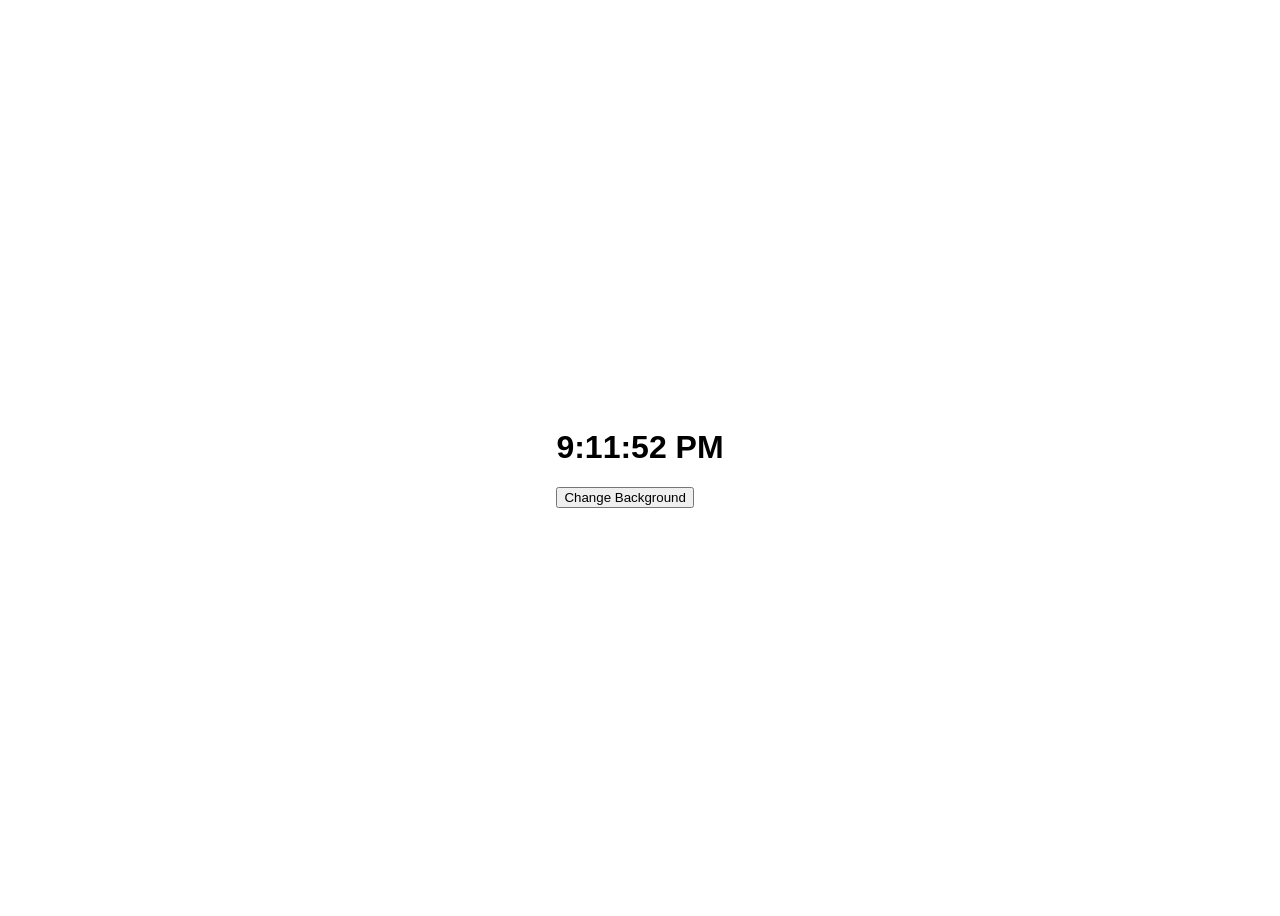
<file: Digital Clock & Background Changer/index.html>
<!DOCTYPE html>
<html lang="en">

<head>
    <meta charset="UTF-8">
    <meta name="viewport" content="width=device-width, initial-scale=1.0">
    <title>Digital Clock & Background Changer</title>
    <style>
        body {
            display: flex;
            height: 100vh;
            justify-content: center;
            align-items: center;
            font-family: sans-serif;
        }

        /* div h1 {
            /* background: black;
            color: white;
        } */
    </style>
</head>

<body>
    <div class="clock-box">
        <h1 class="showTime">---</h1>
        <button>Change Background</button>
    </div>
    <script>
        // time 
        const showTime = document.querySelector(".showTime");
        let updateTime = () => {
            const nowTime = new Date();
            let finalTime = showTime.innerHTML = nowTime.toLocaleTimeString();
        }

        setInterval(updateTime , 1000);
        updateTime();

        // background change 
        const changeBackground = document.querySelector("body");
        const clickBtn = document.querySelector("button");

        let changeBackgroundFun = ()=>{
            const colors = ["#2c3e50", "#34495e", "#2ecc71", "#e67e22", "#3498db"];
            const randomColorPic = colors[Math.floor(Math.random()* colors.length)];
            changeBackground.style.background=randomColorPic;
        }

        clickBtn.addEventListener("click",changeBackgroundFun)

    </script>
</body>

</html>
</file>
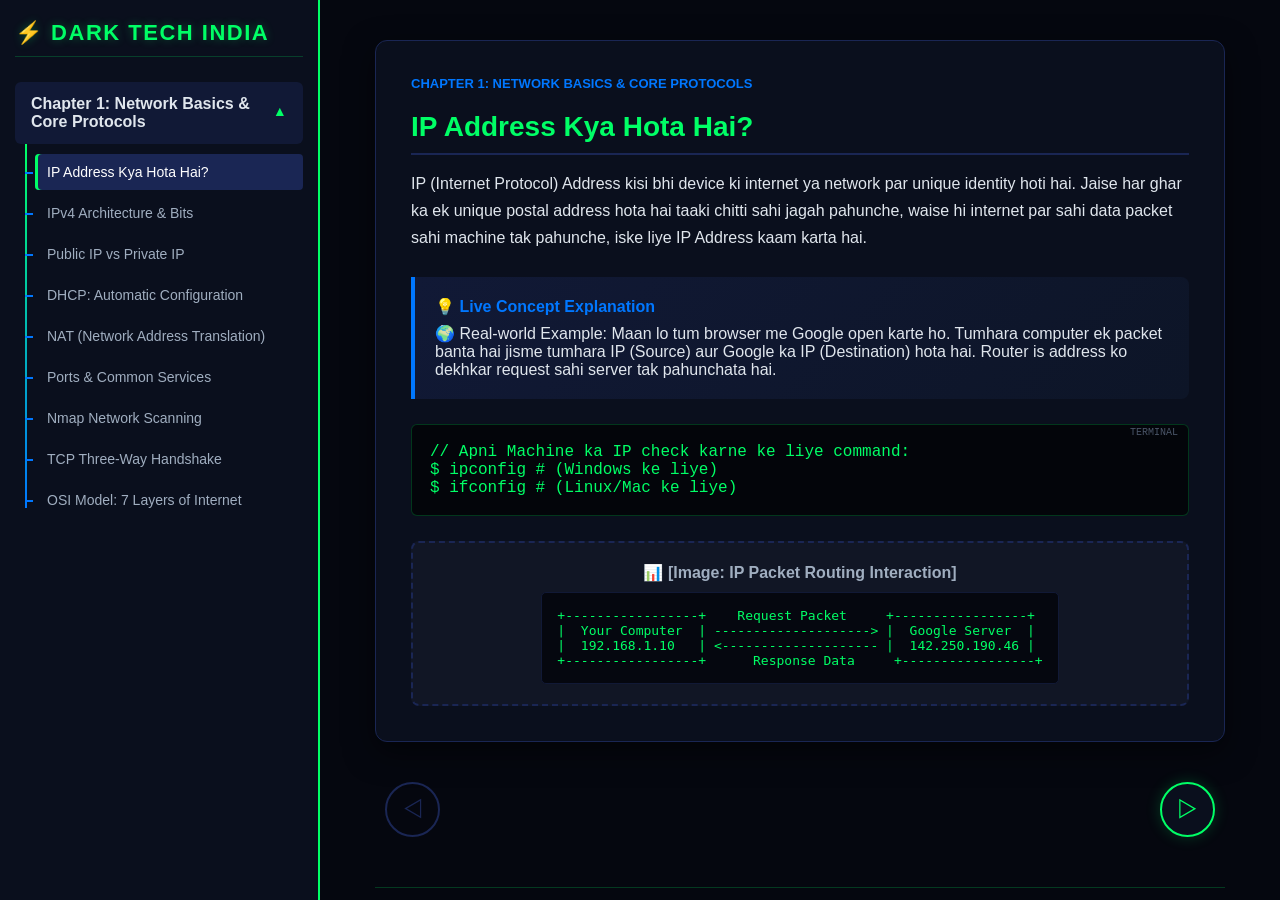
<file: Networkin web page notes/index.html>
<!DOCTYPE html>
<html lang="hi">
<head>
    <meta charset="UTF-8">
    <meta name="viewport" content="width=device-width, initial-scale=1.0">
    <title>Dark Tech India - Cyber Security Notes</title>
    <link rel="stylesheet" href="style.css">
</head>
<body>

    <div class="mobile-header">
        <button class="menu-btn" id="menu-toggle-btn" onclick="toggleSidebar(true)">☰</button>
        <div class="mobile-logo">⚡ DARK TECH INDIA</div>
        <div style="width: 28px;"></div> </div>

    <div class="sidebar-overlay" id="sidebar-overlay" onclick="toggleSidebar(false)"></div>

    <div class="sidebar" id="sidebar-nav">
        <div class="sidebar-title">⚡ Dark Tech India</div>
        <div id="chapters-list-target"></div>
    </div>

    <div class="main-content">
        <div class="display-card" id="display-card-target"></div>

        <div class="bottom-nav">
            <button class="nav-btn" id="prev-btn" onclick="navigateTopic(-1)">◁</button>
            <button class="nav-btn" id="next-btn" onclick="navigateTopic(1)">▷</button>
        </div>

        <footer class="cyber-footer">
            <p class="footer-desc">A smart JavaScript-based interactive interface designed for dynamic cyber security learning, technical command documentation, and automated step-by-step networking module walkthroughs.</p>
            <p>&copy; 2026 <span class="footer-brand">Networking for cyber security notes</span> | Developed by Kuldeep</p>
        </footer>
    </div>

<script src="scritp.js"></script>
</body>
</html>
</file>
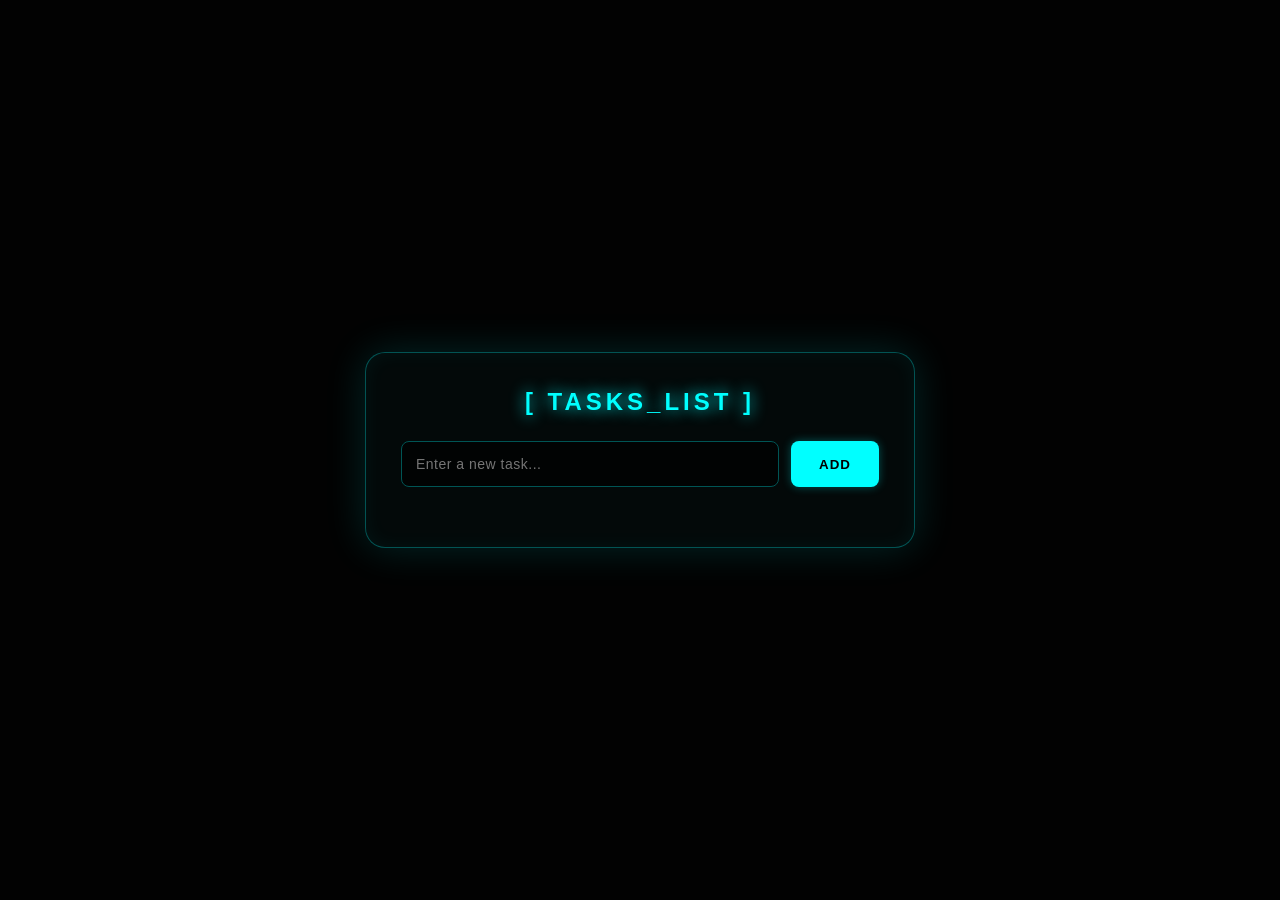
<file: Today list/index.html>
<!DOCTYPE html>
<html lang="en">

<head>
    <meta charset="UTF-8">
    <meta name="viewport" content="width=device-width, initial-scale=1.0">
    <title>Hacker To-Do List</title>
    <style>
        /* डार्क मोड बैकग्राउंड और स्मूथ स्क्रॉल */
        body {
            margin: 0;
            height: 100vh;
            display: flex;
            align-items: center;
            justify-content: center;
            background: #020202;
            font-family: 'Segoe UI', Tahoma, Geneva, Verdana, sans-serif;
            color: #00ffff;
            overflow: hidden;
        }

        /* 🔴 [अपडेट] मेन ब्लर साइबर कार्ड को और चौड़ा (550px) किया */
        .todo-card {
            background: rgba(5, 15, 15, 0.6);
            backdrop-filter: blur(25px);
            -webkit-backdrop-filter: blur(25px);
            border: 1px solid rgba(0, 255, 255, 0.3);
            padding: 35px;
            border-radius: 20px;
            width: 550px;
            /* चौड़ाई बढ़ा दी */
            box-shadow: 0 0 40px rgba(0, 255, 255, 0.15), inset 0 0 20px rgba(0, 255, 255, 0.05);
            box-sizing: border-box;
        }

        h2 {
            margin-top: 0;
            margin-bottom: 25px;
            text-align: center;
            letter-spacing: 4px;
            text-shadow: 0 0 15px #00ffff;
            font-weight: 800;
        }

        /* इनपुट और बटन का परफेक्ट अलाइनमेंट */
        .input-group {
            display: flex;
            gap: 12px;
            margin-bottom: 25px;
        }

        input {
            flex: 1;
            background: rgba(0, 0, 0, 0.7);
            border: 1px solid #005555;
            padding: 14px;
            color: #00ffff;
            outline: none;
            border-radius: 8px;
            font-size: 14px;
            transition: 0.3s;
            letter-spacing: 0.5px;
        }

        input:focus {
            border-color: #00ffff;
            box-shadow: 0 0 15px rgba(0, 255, 255, 0.4);
        }

        /* ADD बटन का नियॉन लुक */
        #add-btn {
            padding: 14px 28px;
            background: #00ffff;
            color: #000;
            border: none;
            font-weight: 900;
            cursor: pointer;
            border-radius: 8px;
            transition: 0.3s;
            letter-spacing: 1px;
            box-shadow: 0 0 10px rgba(0, 255, 255, 0.3);
        }

        #add-btn:hover {
            background: #fff;
            box-shadow: 0 0 20px #00ffff;
            transform: translateY(-1px);
        }

        /* लिस्ट कंटेनर और स्क्रॉल बार छुपाना */
        #todo-list {
            list-style: none;
            padding: 0;
            margin: 0;
            max-height: 280px;
            overflow-y: auto;
            scrollbar-width: none;
            /* Firefox */
        }

        #todo-list::-webkit-scrollbar {
            display: none;
            /* Chrome, Safari */
        }

        /* <li> को एक परफेक्ट चौड़ी लाइन में सेट करना */
        #todo-list li {
            display: flex;
            justify-content: space-between;
            align-items: center;
            background: rgba(0, 255, 255, 0.03);
            border: 1px solid rgba(0, 255, 255, 0.15);
            padding: 14px 20px;
            border-radius: 8px;
            margin-bottom: 12px;
            box-sizing: border-box;
            width: 100%;
            animation: fadeIn 0.3s ease-in-out;
        }

        #todo-list li:hover {
            background: rgba(0, 255, 255, 0.06);
            border-color: rgba(0, 255, 255, 0.3);
        }

        /* टास्क का टेक्स्ट */
        #todo-list li span {
            color: #ffffff;
            font-size: 15px;
            letter-spacing: 0.5px;
            word-break: break-all;
            padding-right: 15px;
            flex: 1;
        }

        /* डिलीट बटन का किलर लुक */
        .delete-btn {
            background: rgba(255, 51, 51, 0.05);
            color: #ff3333;
            border: 1px solid rgba(255, 51, 51, 0.4);
            padding: 6px 14px;
            border-radius: 5px;
            cursor: pointer;
            font-size: 12px;
            font-weight: 800;
            transition: 0.3s;
            letter-spacing: 0.5px;
            flex-shrink: 0;
            width: auto;
        }

        .delete-btn:hover {
            background: #ff3333;
            color: #fff;
            box-shadow: 0 0 15px #ff3333;
            border-color: #ff3333;
        }

        /* एनीमेशन */
        @keyframes fadeIn {
            from {
                opacity: 0;
                transform: translateY(-5px);
            }

            to {
                opacity: 1;
                transform: translateY(0);
            }
        }
    </style>
</head>

<body>

    <div class="todo-card">
        <h2>[ TASKS_LIST ]</h2>

        <div class="input-group">
            <input type="text" id="todo-input" placeholder="Enter a new task...">
            <button id="add-btn">ADD</button>
        </div>

        <ul id="todo-list">

        </ul>
    </div>

    <script>
        // तुम्हारा जावास्क्रिप्ट कोड (बिना किसी बदलाव के)
        const todoInput = document.getElementById("todo-input");
        const addBtn = document.getElementById("add-btn");
        const todoList = document.getElementById("todo-list");
        const deleteBtn = document.querySelector(".delete-btn");

        const todoArray = JSON.parse(localStorage.getItem("todo list")) || [];

        todoArray.forEach(item => {
            let li = document.createElement("li");
            li.innerHTML = `
        <span>${item.taskName}</span>
        <button class="delete-btn">Delete</button>
    `;
            todoList.appendChild(li);
        });

        addBtn.addEventListener("click", () => {

            let todoInputs = todoInput.value.trim();
            if (todoInputs === "") return;


            let todoObject = {
                taskName: todoInputs,
                status: "pending"
            };

            todoArray.push(todoObject);

            localStorage.setItem("todo list", JSON.stringify(todoArray));

            todoList.innerHTML = "";
            todoArray.forEach((item, index) => {
                let li = document.createElement("li");
                li.innerHTML = `
            <span id="${index}">${item.taskName}</span>
            <button class="delete-btn">Delete</button>
            `;
                todoList.appendChild(li);
            });

            todoInput.value = "";
        });
        todoInput.addEventListener("keydown", (e) => {
            if (e.key === "Enter") {
                addBtn.click(); 
            }
        });

        todoList.addEventListener("click", (event) => {
            if (event.target.classList.contains("delete-btn")) {
                let spanId = event.target.previousElementSibling.id;
                todoArray.splice(spanId, 1);
                localStorage.setItem("todo list", JSON.stringify(todoArray));
                event.target.parentElement.remove()
            }
        })
    </script>
</body>

</html>
</file>
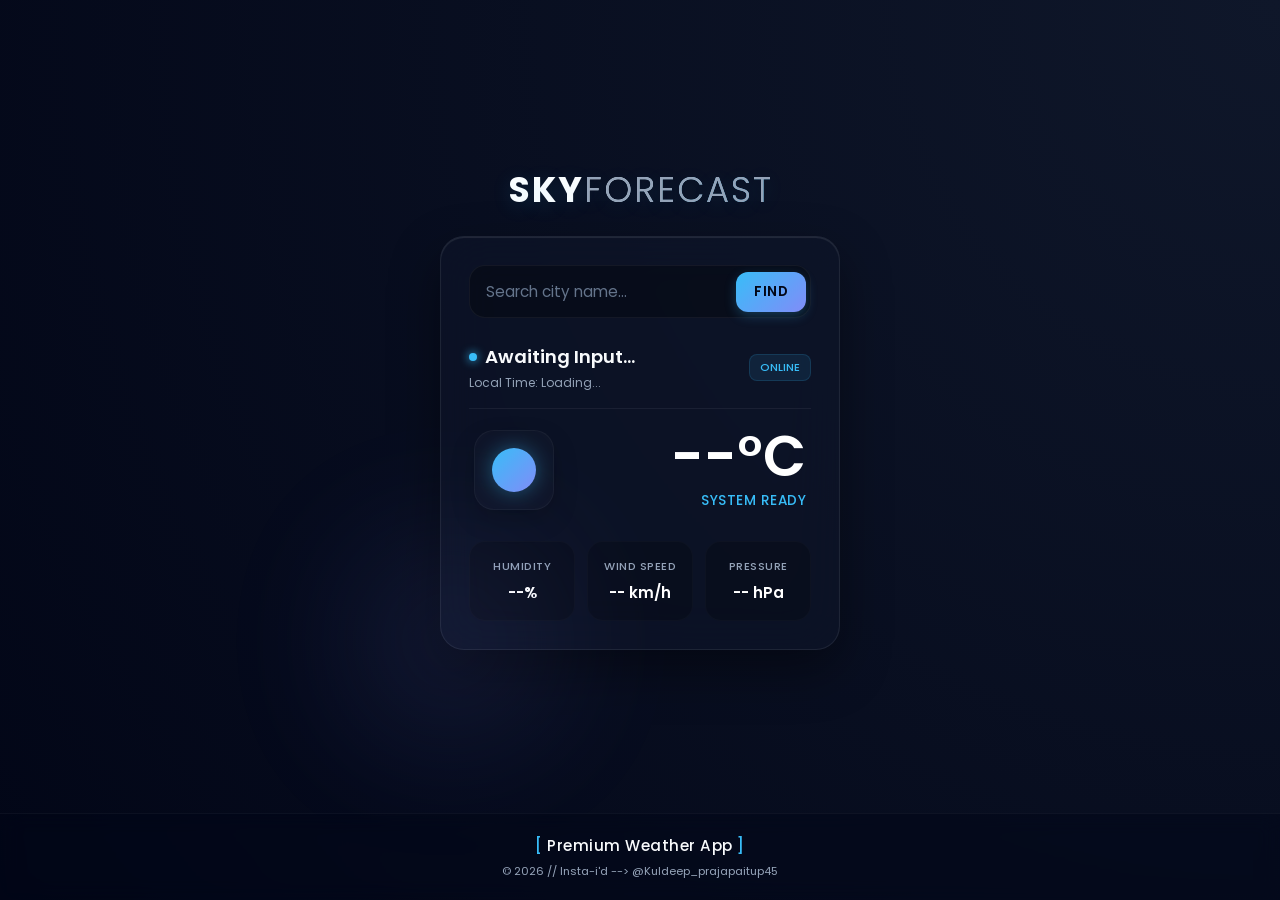
<file: weather/index.html>
<!DOCTYPE html>
<html lang="hi">

<head>
    <meta charset="UTF-8">
    <meta name="viewport" content="width=device-width, initial-scale=1.0">
    <title>Premium Dark Weather App</title>
    <link rel="stylesheet" href="style.css">
</head>

<body>

    <div class="page-wrapper">

        <main class="weather-container">

            <h1 class="app-title">Sky<span>Forecast</span></h1>

            <div class="weather-card">
                <div class="glow-effect"></div>

                <div class="search-box">
                    <input type="text" id="city-input" placeholder="Search city name...">
                    <button id="search-btn" title="Execute Search">FIND</button>
                </div>

                <div class="card-header">
                    <div class="header-left">
                        <div class="location">
                            <div class="node-indicator"></div>
                            <span id="location-name">Awaiting Input...</span>
                        </div>

                        <div class="cyber-time" id="cyber-timestamp">
                            Local Time: Loading...
                        </div>
                    </div>
                    <div class="live-badge" id="status-badge">ONLINE</div>
                </div>

                <div class="weather-main">
                    <div id="weather-icon-container" class="weather-animation">
                        <div class="custom-icon-placeholder"></div>
                    </div>
                    <div class="temp-box">
                        <h1 class="temperature" id="main-temp">--°C</h1>
                        <p class="condition" id="weather-desc">System Ready</p>
                    </div>
                </div>

                <div class="stats-grid">
                    <div class="stat-item">
                        <span class="stat-label">HUMIDITY</span>
                        <span class="stat-value" id="humidity-val">--%</span>
                    </div>
                    <div class="stat-item">
                        <span class="stat-label">WIND SPEED</span>
                        <span class="stat-value" id="wind-val">-- km/h</span>
                    </div>
                    <div class="stat-item">
                        <span class="stat-label">PRESSURE</span>
                        <span class="stat-value" id="pressure-val">-- hPa</span>
                    </div>
                </div>

            </div>
        </main>

        <footer class="cyber-footer">
            <div class="footer-content">
                <div class="footer-logo">
                    <span class="bracket">[</span> <span class="logo-text">Premium Weather App</span> <span
                        class="bracket">]</span>
                </div>
                <div class="footer-credits">
                    <p>&copy; 2026 // Insta-i'd --> @Kuldeep_prajapaitup45  </p>
                </div>
            </div>
        </footer>

    </div>
    <script src="config.js"></script>
    <script src="script.js"></script>
    
</body>

</html>
</file>
<file: BMI Calculator/style.css>
body {
    margin: 0;
    height: 100vh;
    display: flex;
    align-items: center;
    justify-content: center;
    background: #050505;
    font-family: 'Segoe UI', sans-serif;
    color: #00ffff;
}

.bmi-card {
    background: rgba(255, 255, 255, 0.03);
    backdrop-filter: blur(20px);
    border: 1px solid rgba(0, 255, 255, 0.2);
    padding: 30px;
    border-radius: 20px;
    width: 340px;
    box-shadow: 0 10px 40px rgba(0, 0, 0, 0.5), 0 0 20px rgba(0, 255, 255, 0.1);
    text-align: center;
}

h2 {
    margin-bottom: 25px;
    letter-spacing: 3px;
    text-shadow: 0 0 15px #00ffff;
}

.input-group {
    margin-bottom: 15px;
    text-align: left;
}

label {
    display: block;
    font-size: 11px;
    margin-bottom: 8px;
    opacity: 0.7;
    letter-spacing: 1px;
}

input,
select {
    width: 100%;
    background: rgba(0, 0, 0, 0.6);
    border: 1px solid #004444;
    padding: 12px;
    color: #00ffff;
    outline: none;
    border-radius: 8px;
    box-sizing: border-box;
    transition: 0.3s;
    font-size: 14px;
}

input:focus,
select:focus {
    border-color: #00ffff;
    box-shadow: 0 0 12px rgba(0, 255, 255, 0.4);
}

.calc-btn {
    width: 100%;
    padding: 14px;
    background: #00ffff;
    color: #000;
    border: none;
    font-weight: 800;
    cursor: pointer;
    margin-top: 20px;
    border-radius: 8px;
    transition: 0.4s;
    text-transform: uppercase;
    letter-spacing: 1px;
}

.calc-btn:hover {
    background: #fff;
    box-shadow: 0 0 25px #00ffff;
    transform: translateY(-2px);
}

.result-box {
    margin-top: 25px;
    padding-top: 20px;
    border-top: 1px solid rgba(0, 255, 255, 0.2);
}

#bmi-value {
    font-size: 2.5rem;
    font-weight: bold;
    display: block;
    margin-bottom: 10px;
}

#bmi-status {
    font-size: 14px;
    font-weight: bold;
    margin-bottom: 10px;
    display: block;
}

#bmi-discrive {
    font-size: 13px;
    line-height: 1.5;
    color: #ccc;
}

select option {
    background: #111;
}

input::-webkit-outer-spin-button,
input::-webkit-inner-spin-button {
    -webkit-appearance: none;
    margin: 0;
}
</file>
<file: CELSIUS TO FAHRENHEIT Calculator/style.css>
/* बैकग्राउंड में मैट्रिक्स वाइब देने के लिए */
body {
    margin: 0;
    height: 100vh;
    display: flex;
    align-items: center;
    justify-content: center;
    background: radial-gradient(circle, #0a1f0a 0%, #000 100%);
    font-family: 'Courier New', Courier, monospace;
    overflow: hidden;
}

/* मेन ब्लर बॉक्स (Glassmorphism) */
main {
    height: 400px;
    width: 350px;
    background: rgba(255, 255, 255, 0.05);
    /* ट्रांसपेरेंट व्हाइट */
    backdrop-filter: blur(15px);
    /* ब्लर इफेक्ट */
    -webkit-backdrop-filter: blur(15px);
    border: 1px solid rgba(0, 255, 0, 0.2);
    border-radius: 20px;
    display: flex;
    flex-direction: column;
    align-items: center;
    justify-content: center;
    box-shadow: 0 8px 32px 0 rgba(0, 0, 0, 0.8), inset 0 0 15px rgba(0, 255, 0, 0.1);
}

.inner-div {
    width: 80%;
}

h2 {
    color: #0f0;
    text-align: center;
    font-size: 1.2rem;
    text-shadow: 0 0 10px #0f0;
    margin-bottom: 25px;
}

/* इनपुट स्टाइल */
input {
    width: 100%;
    background: rgba(0, 0, 0, 0.5);
    border: none;
    border-bottom: 2px solid #055505;
    color: #0f0;
    padding: 12px 5px;
    outline: none;
    font-size: 1rem;
    box-sizing: border-box;
    transition: 0.4s;
}

input:focus {
    border-bottom: 2px solid #0f0;
    box-shadow: 0 5px 15px -5px #0f0;
}

/* Arrows हटाना */
input::-webkit-outer-spin-button,
input::-webkit-inner-spin-button {
    -webkit-appearance: none;
    margin: 0;
}

/* बटन बॉक्स */
.button-box {
    display: flex;
    justify-content: flex-end;
    margin-top: 20px;
}

.button {
    background: #0f0;
    color: #000;
    border: none;
    padding: 10px 20px;
    font-weight: bold;
    cursor: pointer;
    text-transform: uppercase;
    transition: 0.3s;
    clip-path: polygon(10% 0, 100% 0, 90% 100%, 0 100%);
    /* कटा हुआ कूल शेप */
}

.button:hover {
    background: #fff;
    box-shadow: 0 0 20px #fff;
    transform: scale(1.05);
}

/* आंसर दिखाने की जगह */
.show-answer {
    margin-top: 30px;
    color: #0f0;
    font-size: 1.8rem;
    text-align: center;
    font-weight: bold;
    text-shadow: 0 0 15px #0f0;
    min-height: 40px;
}

select {
    width: 100%;
    background: #000;
    color: #0f0;
    border: 1px solid #0f0;
    padding: 10px;
    margin: 20px;
    font-family: monospace;
    outline: none;
    cursor: pointer;
    text-transform: uppercase;
}

select option {
    background: #000;
    color: #0f0;
}
</file>
<file: Networkin web page notes/style.css>
/* --- 1. GLOBAL STYLES & THEME --- */
* {
    margin: 0;
    padding: 0;
    box-sizing: border-box;
    font-family: 'Segoe UI', Tahoma, Geneva, Verdana, sans-serif;
}

body {
    background-color: #05070f;
    /* Pure Dark Tech Black */
    color: #e0e6ed;
    display: flex;
    height: 100vh;
    overflow: hidden;
    position: relative;
}

/* Custom Scrollbar */
::-webkit-scrollbar {
    width: 6px;
}

::-webkit-scrollbar-track {
    background: #0a0f1d;
}

::-webkit-scrollbar-thumb {
    background: #00ff66;
    border-radius: 3px;
}

/* --- MOBILE HEADER & HAMBURGER --- */
.mobile-header {
    display: none;
    /* Desktop par chhupa rahega */
    position: absolute;
    top: 0;
    left: 0;
    right: 0;
    height: 60px;
    background-color: #0a0f1d;
    border-bottom: 2px solid #00ff66;
    padding: 0 20px;
    align-items: center;
    justify-content: space-between;
    z-index: 20;
}

.menu-btn {
    background: none;
    border: none;
    color: #00ff66;
    font-size: 28px;
    cursor: pointer;
    display: flex;
    align-items: center;
    text-shadow: 0 0 10px rgba(0, 255, 102, 0.4);
}

.mobile-logo {
    font-size: 18px;
    color: #00ff66;
    font-weight: bold;
    letter-spacing: 1px;
}

/* Sidebar Overlay for Mobile */
.sidebar-overlay {
    display: none;
    position: fixed;
    top: 0;
    left: 0;
    width: 100%;
    height: 100%;
    background-color: rgba(0, 0, 0, 0.7);
    z-index: 25;
    opacity: 0;
    transition: opacity 0.3s ease;
}

/* --- 2. SIDEBAR (CHAPTERS NAV) --- */
.sidebar {
    width: 320px;
    background-color: #0a0f1d;
    border-right: 2px solid #00ff66;
    padding: 20px 15px;
    display: flex;
    flex-direction: column;
    overflow-y: auto;
    z-index: 30;
    transition: transform 0.3s ease;
}

.sidebar-title {
    font-size: 22px;
    color: #00ff66;
    font-weight: bold;
    margin-bottom: 25px;
    text-transform: uppercase;
    letter-spacing: 1.5px;
    text-shadow: 0 0 10px rgba(0, 255, 102, 0.3);
    border-bottom: 1px solid rgba(0, 255, 102, 0.2);
    padding-bottom: 10px;
}

.chapter-container {
    margin-bottom: 15px;
}

.chapter-header {
    background-color: #111936;
    padding: 12px 15px;
    border-radius: 6px;
    cursor: pointer;
    display: flex;
    justify-content: space-between;
    align-items: center;
    transition: all 0.3s ease;
    border: 1px solid transparent;
}

.chapter-header:hover {
    border-color: #00ff66;
    background-color: #16224f;
}

.chapter-title {
    font-size: 16px;
    font-weight: 600;
}

.arrow-icon {
    font-size: 14px;
    transition: transform 0.3s ease;
    color: #00ff66;
}

/* Dropdown Sub-topics List */
.subtopics-list {
    max-height: 0;
    overflow: hidden;
    transition: max-height 0.3s ease-out;
    padding-left: 20px;
    position: relative;
}

/* Connecting vertical line for subtopics */
.subtopics-list::before {
    content: '';
    position: absolute;
    left: 10px;
    top: 0;
    bottom: 15px;
    width: 2px;
    background: linear-gradient(to bottom, #00ff66, #0077ff);
}

.subtopic-item {
    padding: 10px 12px;
    margin: 5px 0;
    font-size: 14px;
    cursor: pointer;
    border-radius: 4px;
    transition: all 0.2s;
    position: relative;
    color: #a0aec0;
}

/* Horizontal connector branch */
.subtopic-item::before {
    content: '';
    position: absolute;
    left: -10px;
    top: 50%;
    width: 8px;
    height: 2px;
    background-color: #0077ff;
}

.subtopic-item:hover,
.subtopic-item.active {
    color: #ffffff;
    background-color: #1a2654;
    box-shadow: inset 3px 0 0 #00ff66;
}

/* Active Chapter Arrow Rotation */
.chapter-container.open .arrow-icon {
    transform: rotate(180deg);
}

.chapter-container.open .subtopics-list {
    max-height: 1000px;
    /* Big enough to hold items */
    padding-top: 5px;
}

/* --- 3. MAIN CONTENT DISPLAY (CENTER) --- */
.main-content {
    flex-grow: 1;
    padding: 40px;
    display: flex;
    flex-direction: column;
    align-items: center;
    overflow-y: auto;
    position: relative;
    padding-bottom: 60px;
    /* Adjusted to fit the footer at the bottom */
}

.display-card {
    width: 100%;
    max-width: 850px;
    background-color: #0a0f1d;
    border: 1px solid #1a2654;
    border-radius: 12px;
    padding: 35px;
    box-shadow: 0 10px 30px rgba(0, 0, 0, 0.5);
    animation: fadeIn 0.4s ease-in-out;
    margin-bottom: 40px;
    /* Space before nav buttons and footer */
}

@keyframes fadeIn {
    from {
        opacity: 0;
        transform: translateY(10px);
    }

    to {
        opacity: 1;
        transform: translateY(0);
    }
}

.topic-title {
    color: #00ff66;
    font-size: 28px;
    margin-bottom: 15px;
    border-bottom: 2px solid #1a2654;
    padding-bottom: 10px;
}

.topic-meta {
    font-size: 13px;
    color: #0077ff;
    margin-bottom: 20px;
    text-transform: uppercase;
    font-weight: bold;
}

.content-section {
    line-height: 1.7;
    font-size: 16px;
    margin-bottom: 25px;
}

/* Real-world Example Box */
.example-box {
    background: linear-gradient(135deg, #111936 0%, #0d1527 100%);
    border-left: 4px solid #0077ff;
    padding: 20px;
    border-radius: 0 8px 8px 0;
    margin-bottom: 25px;
}

.example-box h4 {
    color: #0077ff;
    margin-bottom: 8px;
    display: flex;
    align-items: center;
    gap: 8px;
}

/* Technical Practice Code/Command Block */
.command-block {
    background-color: #03050a;
    border: 1px solid rgba(0, 255, 102, 0.2);
    padding: 18px;
    border-radius: 6px;
    font-family: 'Courier New', Courier, monospace;
    color: #00ff66;
    margin-bottom: 25px;
    position: relative;
    overflow-x: auto;
}

.command-block::before {
    content: 'TERMINAL';
    position: absolute;
    top: 2px;
    right: 10px;
    font-size: 10px;
    color: #4a5568;
}

/* Conceptual Tech Diagram Placeholder */
.concept-image-container {
    width: 100%;
    background-color: #111625;
    border: 2px dashed #1a2654;
    border-radius: 8px;
    padding: 20px;
    text-align: center;
    margin-top: 25px;
    color: #a0aec0;
}

.concept-image-mock {
    font-family: monospace;
    white-space: pre-wrap;
    text-align: left;
    display: inline-block;
    background-color: #05070f;
    padding: 15px;
    border-radius: 5px;
    color: #00ff66;
    border: 1px solid #111936;
    margin-top: 10px;
    font-size: 13px;
}

/* --- 4. BOTTOM NAVIGATION ARROWS --- */
.bottom-nav {
    display: flex;
    justify-content: space-between;
    width: 100%;
    max-width: 850px;
    padding: 0 10px;
    margin-bottom: 50px;
    /* Space between navigation buttons and footer */
}

.nav-btn {
    width: 55px;
    height: 55px;
    background-color: #0a0f1d;
    border: 2px solid #00ff66;
    border-radius: 50%;
    color: #00ff66;
    font-size: 24px;
    cursor: pointer;
    display: flex;
    justify-content: center;
    align-items: center;
    transition: all 0.3s ease;
    box-shadow: 0 0 15px rgba(0, 255, 102, 0.2);
}

.nav-btn:hover {
    background-color: #00ff66;
    color: #05070f;
    box-shadow: 0 0 25px rgba(0, 255, 102, 0.6);
    transform: scale(1.05);
}

.nav-btn:disabled {
    border-color: #1a2654;
    color: #1a2654;
    cursor: not-allowed;
    box-shadow: none;
    background-color: transparent;
}

/* --- 4.5 CYBER FOOTER STYLES --- */
.cyber-footer {
    width: 100%;
    max-width: 850px;
    border-top: 1px solid rgba(0, 255, 102, 0.2);
    padding: 20px 10px;
    text-align: center;
    font-size: 14px;
    color: #a0aec0;
}

.footer-desc {
    font-size: 13px;
    color: #718096;
    margin-bottom: 10px;
    line-height: 1.5;
}

.footer-brand {
    color: #00ff66;
    font-weight: 600;
    text-shadow: 0 0 5px rgba(0, 255, 102, 0.2);
}

/* --- 9. MEDIA QUERIES FOR MOBILE RESPONSIVENESS --- */
@media (max-width: 768px) {
    body {
        padding-top: 60px;
        /* Space for fixed mobile header */
    }

    .mobile-header {
        display: flex;
        /* Show only on mobile */
    }

    .sidebar {
        position: fixed;
        top: 60px;
        left: 0;
        bottom: 0;
        width: 280px;
        transform: translateX(-100%);
        /* Hide sidebar by default */
        border-right: 2px solid #00ff66;
        box-shadow: 5px 0 20px rgba(0, 0, 0, 0.8);
    }

    /* Active class to slide-in sidebar */
    .sidebar.active {
        transform: translateX(0);
    }

    .sidebar-overlay.active {
        display: block;
        opacity: 1;
    }

    .sidebar-title {
        display: none;
        /* Header already handles brand title */
    }

    .main-content {
        padding: 20px;
        padding-bottom: 40px;
    }

    .display-card {
        padding: 20px;
        margin-bottom: 25px;
    }

    .topic-title {
        font-size: 22px;
    }

    .bottom-nav {
        margin-bottom: 30px;
        padding: 0;
    }

    .nav-btn {
        width: 45px;
        height: 45px;
        font-size: 18px;
    }

    .cyber-footer {
        font-size: 12px;
    }

    .footer-desc {
        font-size: 11px;
    }
}
</file>
<file: weather/style.css>
@import url('https://fonts.googleapis.com/css2?family=Poppins:wght@300;400;500;600;700&display=swap');

* {
    margin: 0;
    padding: 0;
    box-sizing: border-box;
    font-family: 'Poppins', sans-serif;
}


:root {
    --bg-gradient: radial-gradient(circle at top right, #0f172a 0%, #020617 100%);
    --card-bg: rgba(15, 23, 42, 0.55);
    --neon-accent: #38bdf8;
    --gradient-accent: linear-gradient(135deg, #38bdf8 0%, #818cf8 100%);
    --text-main: #f8fafc;
    --text-muted: #94a3b8;
    --border-color: rgba(255, 255, 255, 0.08);
}

body {
    background: var(--bg-gradient);
    color: var(--text-main);
    min-height: 100vh;
    overflow-x: hidden;
    display: flex;
    flex-direction: column;
}

.page-wrapper {
    display: flex;
    flex-direction: column;
    min-height: 100vh;
    width: 100%;
}

.weather-container {
    flex: 1;
    display: flex;
    flex-direction: column;

    justify-content: center;
    align-items: center;
    padding: 20px;
    width: 100%;
    gap: 20px;

}

.app-title {
    font-size: 2.2rem;
    font-weight: 700;
    letter-spacing: 2px;
    text-transform: uppercase;
    background: linear-gradient(135deg, #ffffff 30%, #38bdf8 100%);
    -webkit-background-clip: text;
    background-clip: text;
    -webkit-text-fill-color: transparent;
    text-shadow: 0 4px 20px rgba(56, 189, 248, 0.15);
    text-align: center;
    animation: fadeIn 1s ease-in-out;
}

.app-title span {
    font-weight: 300;
    color: var(--text-muted);
    -webkit-text-fill-color: initial;

}


.weather-card {
    position: relative;
    background: var(--card-bg);
    width: 100%;
    max-width: 400px;
    border: 1px solid var(--border-color);
    border-radius: 24px;
    padding: 28px;
    backdrop-filter: blur(25px);
    -webkit-backdrop-filter: blur(25px);
    box-shadow: 0 20px 50px rgba(0, 0, 0, 0.4),
        inset 0 1px 1px rgba(255, 255, 255, 0.1);
    transition: transform 0.3s cubic-bezier(0.4, 0, 0.2, 1), box-shadow 0.3s ease;
}

.weather-card:hover {
    transform: translateY(-5px);
    box-shadow: 0 30px 60px rgba(56, 189, 248, 0.12),
        0 20px 50px rgba(0, 0, 0, 0.5);
    border-color: rgba(56, 189, 248, 0.2);
}

.search-box {
    display: flex;
    align-items: center;
    background: rgba(0, 0, 0, 0.3);
    border: 1px solid rgba(255, 255, 255, 0.05);
    border-radius: 16px;
    padding: 4px;
    margin-bottom: 25px;
    width: 100%;
    box-sizing: border-box;
    transition: all 0.3s ease;
}

.search-box:focus-within {
    border-color: rgba(56, 189, 248, 0.5);
    box-shadow: 0 0 15px rgba(56, 189, 248, 0.15);
    background: rgba(0, 0, 0, 0.4);
}

.search-box input {
    flex: 1;
    background: transparent;
    border: none;
    outline: none;
    color: #ffffff;
    font-size: 0.95rem;
    font-weight: 400;
    padding: 10px 12px;
    min-width: 0;
}

.search-box input::placeholder {
    color: #64748b;
}

.search-box button {
    background: var(--gradient-accent);
    border: none;
    color: #020617;
    font-size: 0.85rem;
    font-weight: 600;
    letter-spacing: 0.5px;
    cursor: pointer;
    padding: 10px 18px;
    border-radius: 12px;
    transition: all 0.2s ease;
    box-shadow: 0 4px 12px rgba(56, 189, 248, 0.25);
    white-space: nowrap;
}

.search-box button:hover {
    transform: scale(1.02);
    box-shadow: 0 6px 18px rgba(56, 189, 248, 0.4);
    opacity: 0.95;
}

.card-header {
    display: flex;
    justify-content: space-between;
    align-items: center;
    border-bottom: 1px solid rgba(255, 255, 255, 0.06);
    padding-bottom: 16px;
    margin-bottom: 20px;
}

.header-left {
    display: flex;
    flex-direction: column;
    gap: 4px;
}

.location {
    display: flex;
    align-items: center;
    gap: 8px;
    font-size: 1.15rem;
    font-weight: 600;
    color: var(--text-main);
}

.node-indicator {
    width: 8px;
    height: 8px;
    background-color: #38bdf8;
    border-radius: 50%;
    box-shadow: 0 0 10px #38bdf8;
}

.cyber-time {
    font-size: 0.75rem;
    color: var(--text-muted);
    font-weight: 400;
}

.live-badge {
    background: rgba(56, 189, 248, 0.1);
    color: var(--neon-accent);
    font-weight: 500;
    padding: 4px 10px;
    font-size: 0.7rem;
    border-radius: 8px;
    border: 1px solid rgba(56, 189, 248, 0.15);
    animation: pulse 2s infinite;
}

.weather-main {
    display: flex;
    align-items: center;
    justify-content: space-between;
    margin-bottom: 30px;
    padding: 0 5px;
}

#weather-icon-container {
    width: 80px;
    height: 80px;
    display: flex;
    justify-content: center;
    align-items: center;
    background: rgba(255, 255, 255, 0.02);
    border: 1px solid rgba(255, 255, 255, 0.04);
    border-radius: 20px;
    box-shadow: 0 10px 25px rgba(0, 0, 0, 0.2);
}

.custom-icon-placeholder {
    width: 44px;
    height: 44px;
    background: linear-gradient(135deg, #38bdf8, #818cf8);
    border-radius: 50%;
    position: relative;
    box-shadow: 0 0 20px rgba(56, 189, 248, 0.4);
}

.weather-animation {
    animation: float 4s ease-in-out infinite;
}

.temp-box {
    text-align: right;
}

.temperature {
    font-size: 3.5rem;
    font-weight: 600;
    line-height: 1;
    color: #ffffff;
}

.condition {
    color: var(--neon-accent);
    font-weight: 500;
    font-size: 0.85rem;
    margin-top: 6px;
    letter-spacing: 0.5px;
    text-transform: uppercase;
}

.stats-grid {
    display: grid;
    grid-template-columns: repeat(3, 1fr);
    gap: 12px;
}

.stat-item {
    background: rgba(0, 0, 0, 0.2);
    border: 1px solid rgba(255, 255, 255, 0.02);
    border-radius: 16px;
    padding: 16px 8px;
    display: flex;
    flex-direction: column;
    align-items: center;
    gap: 6px;
    transition: all 0.2s ease;
}

.stat-item:hover {
    background: rgba(255, 255, 255, 0.03);
    border-color: rgba(255, 255, 255, 0.08);
    transform: translateY(-2px);
}

.stat-label {
    font-size: 0.7rem;
    font-weight: 500;
    color: var(--text-muted);
    letter-spacing: 0.5px;
}

.stat-value {
    font-size: 0.95rem;
    font-weight: 600;
    color: #ffffff;
}

.glow-effect {
    position: absolute;
    bottom: -20%;
    left: -20%;
    width: 180px;
    height: 180px;
    background: #818cf8;
    filter: blur(80px);
    opacity: 0.15;
    pointer-events: none;
    border-radius: 50%;
}

.cyber-footer {
    background: rgba(2, 6, 23, 0.4);
    border-top: 1px solid rgba(255, 255, 255, 0.04);
    padding: 20px;
    width: 100%;
    backdrop-filter: blur(10px);
    margin-top: auto;
}

.footer-content {
    max-width: 1200px;
    margin: 0 auto;
    display: flex;
    flex-direction: column;
    align-items: center;
    gap: 6px;
}

.footer-logo {
    font-size: 0.95rem;
    font-weight: 500;
    letter-spacing: 0.5px;
}

.bracket {
    color: var(--neon-accent);
}

.logo-text {
    color: var(--text-main);
}

.footer-credits {
    font-size: 0.7rem;
    color: var(--text-muted);
}

@keyframes float {

    0%,
    100% {
        transform: translateY(0);
    }

    50% {
        transform: translateY(-6px);
    }
}

@keyframes pulse {

    0%,
    100% {
        opacity: 1;
    }

    50% {
        opacity: 0.6;
    }
}

@keyframes fadeIn {
    from {
        opacity: 0;
        transform: translateY(-10px);
    }

    to {
        opacity: 1;
        transform: translateY(0);
    }
}

@media (max-width: 400px) {
    .app-title {
        font-size: 1.8rem;
    }

    .weather-container {
        padding: 12px;
    }

    .weather-card {
        padding: 20px;
        border-radius: 20px;
    }

    .search-box input {
        padding: 8px 10px;
        font-size: 0.9rem;
    }

    .search-box button {
        padding: 8px 14px;
        font-size: 0.8rem;
    }

    .temperature {
        font-size: 2.8rem;
    }

    #weather-icon-container {
        width: 70px;
        height: 70px;
    }

    .stats-grid {
        gap: 8px;
    }

    .stat-item {
        padding: 12px 4px;
    }

    .stat-value {
        font-size: 0.85rem;
    }
}
</file>
